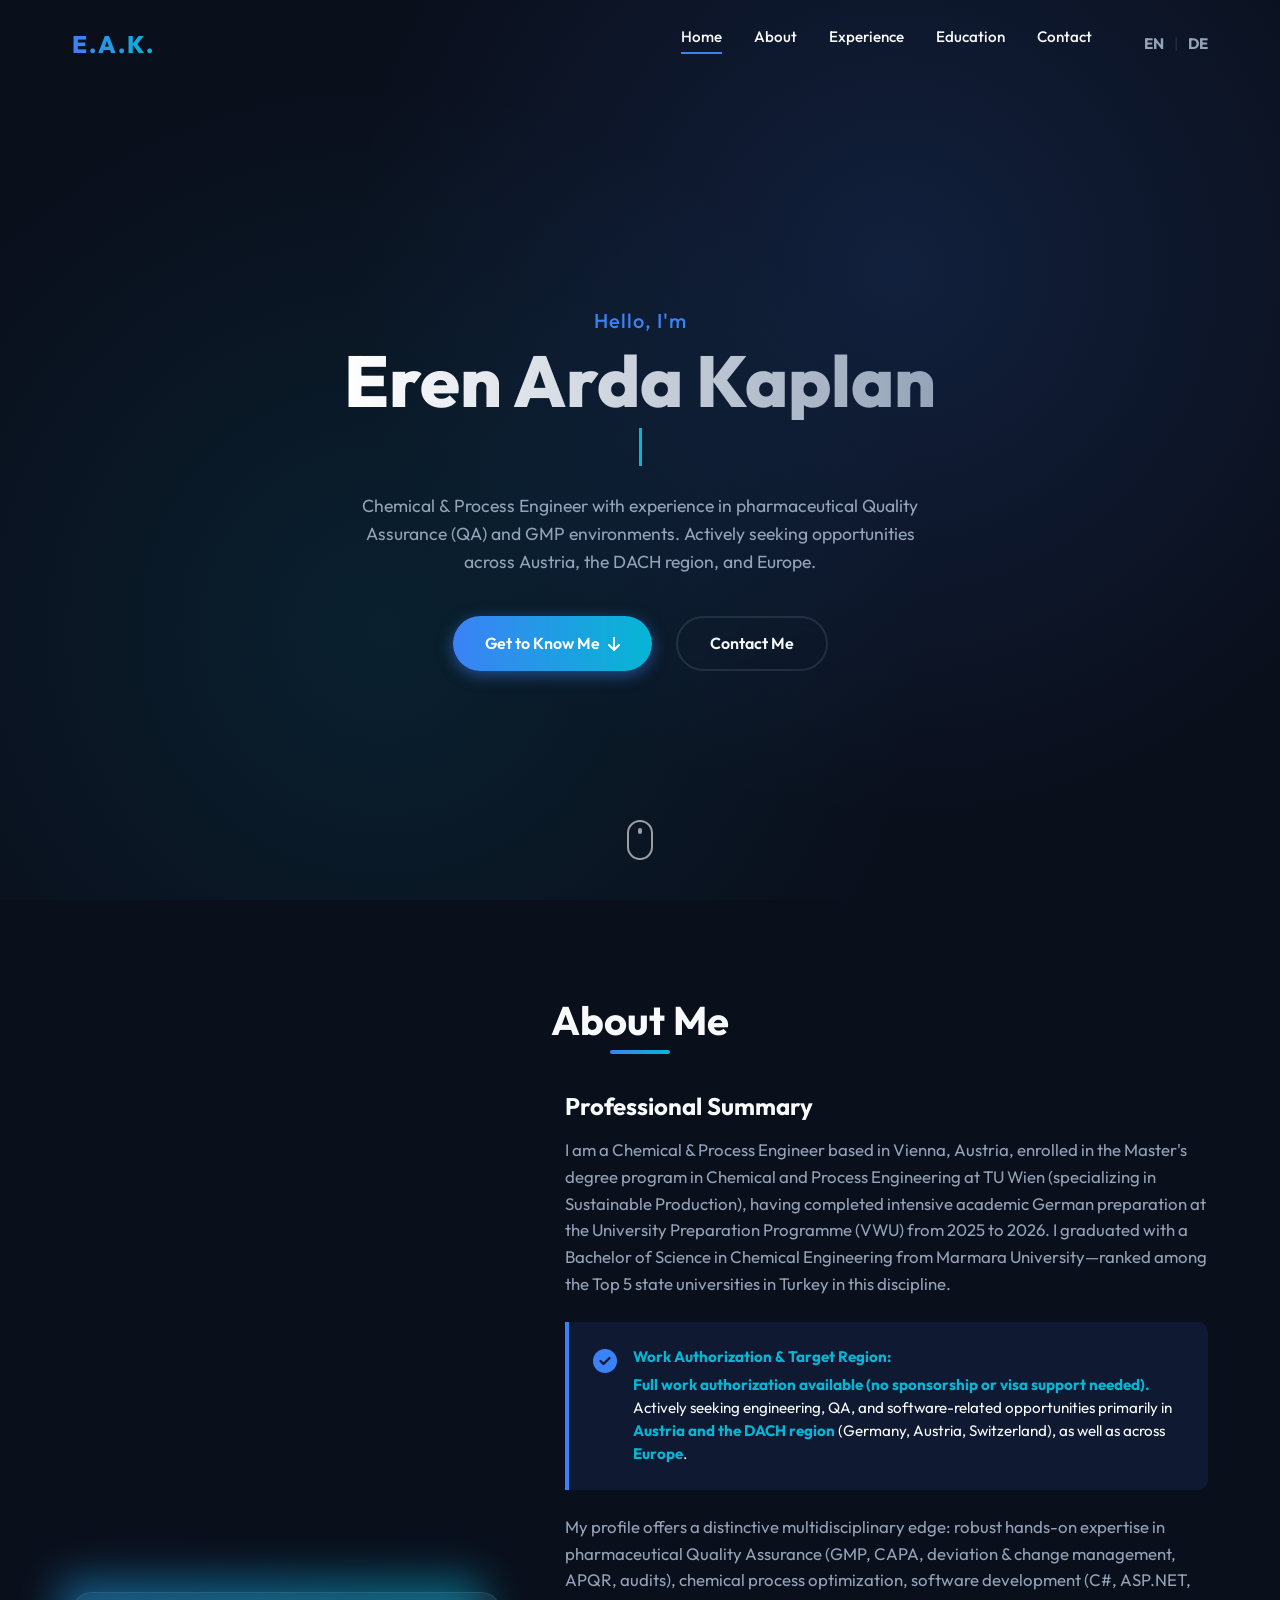
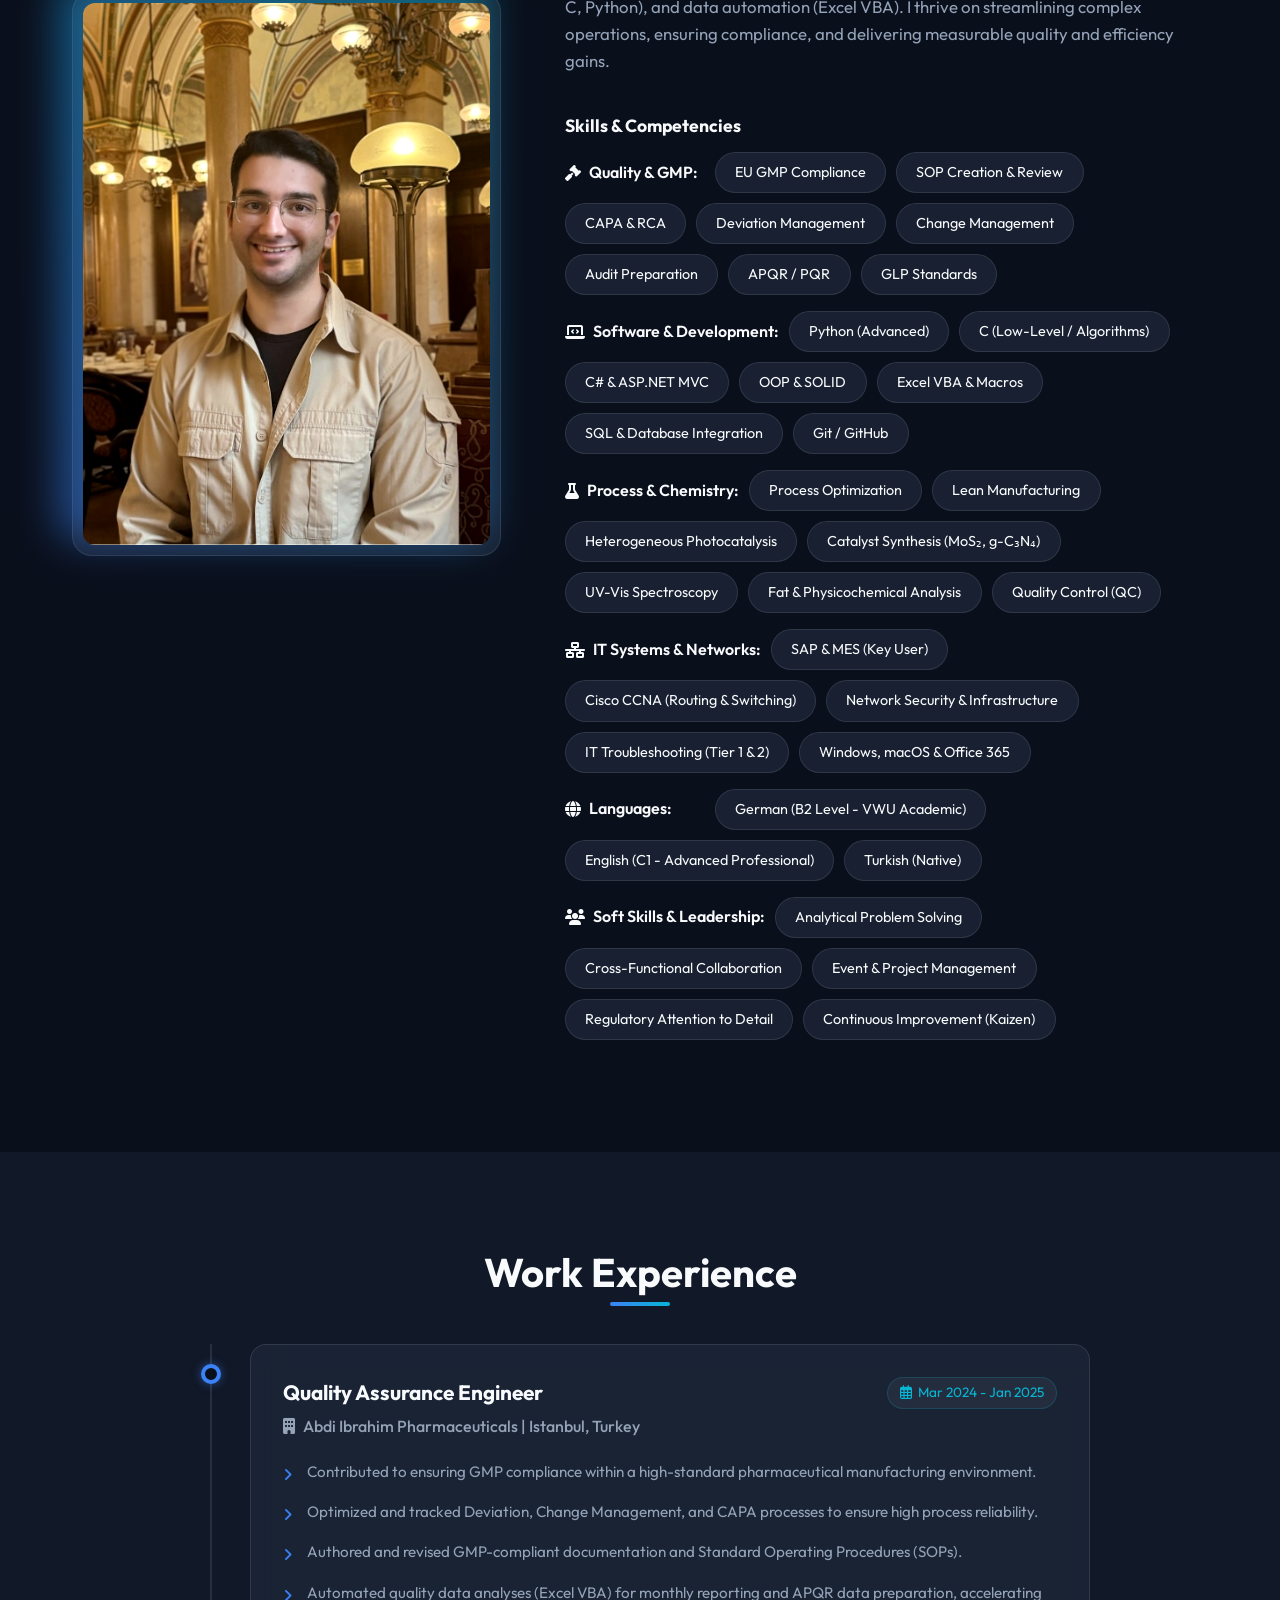
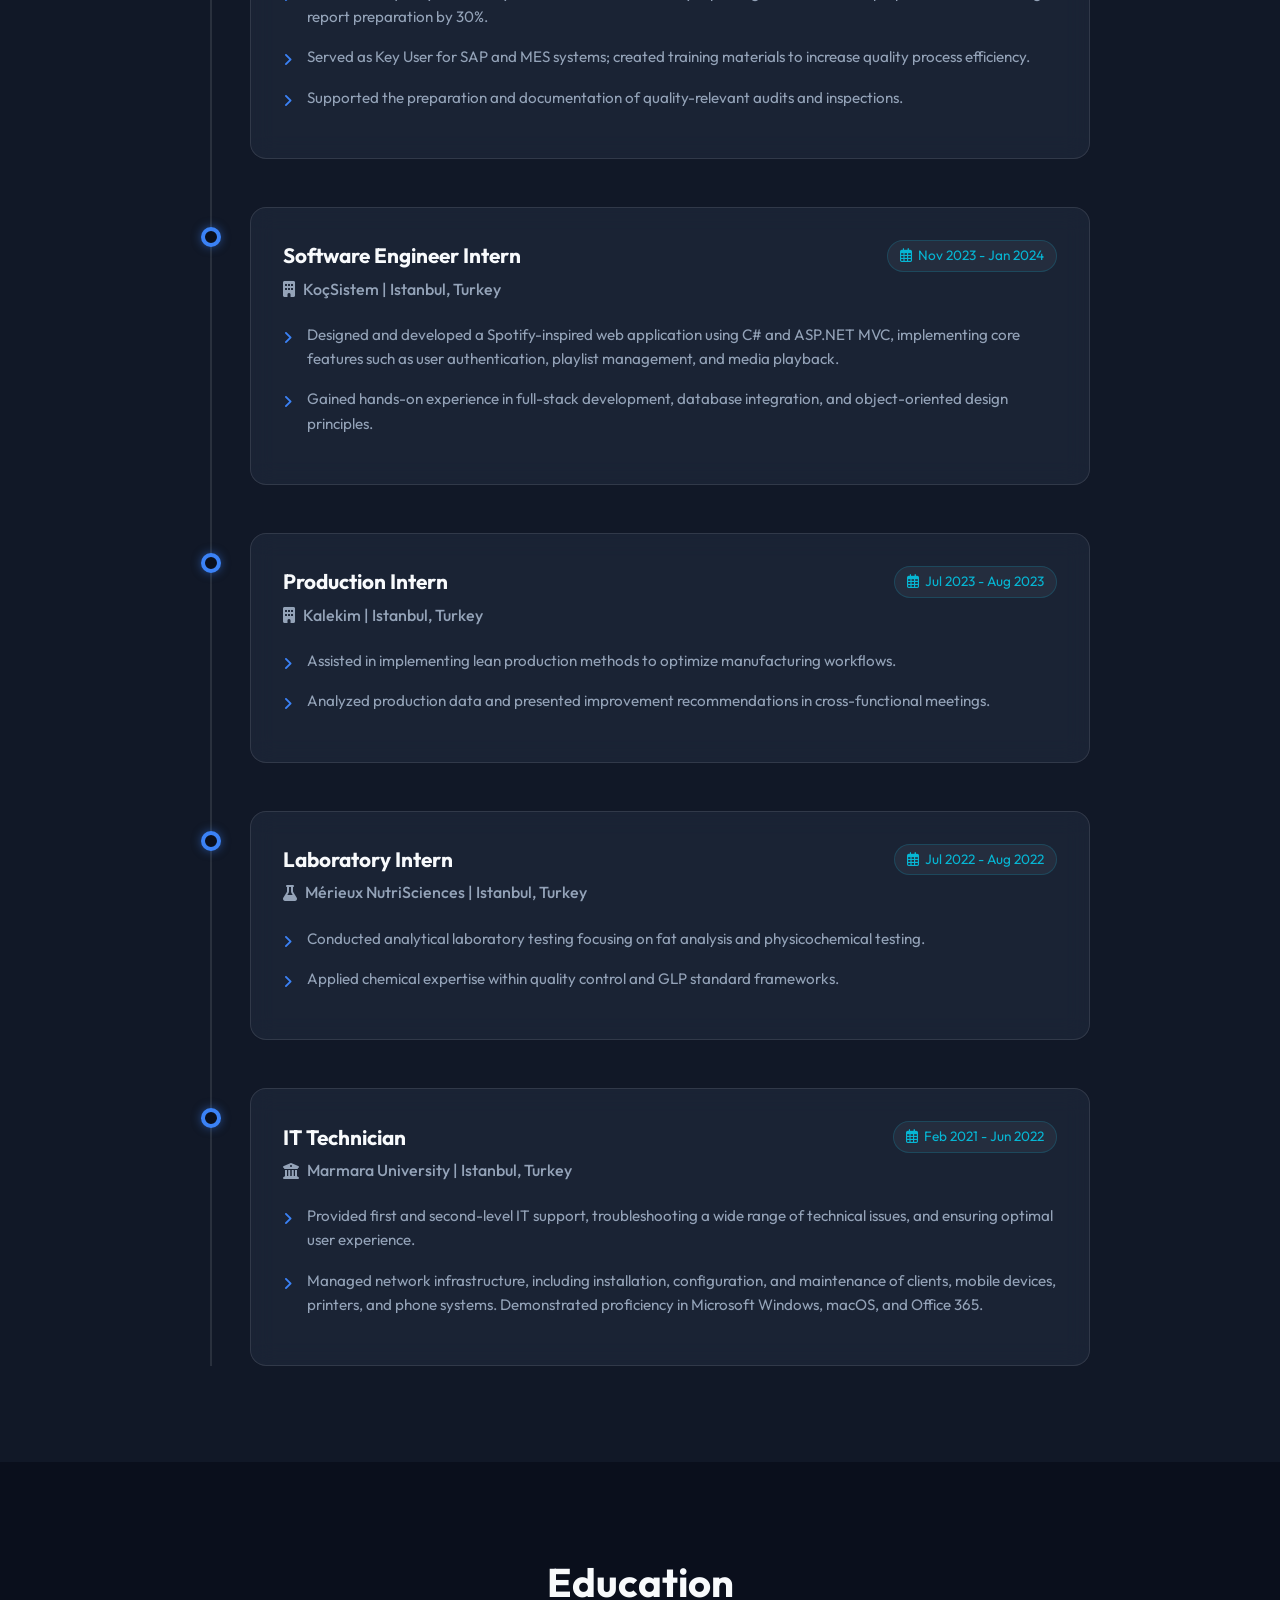
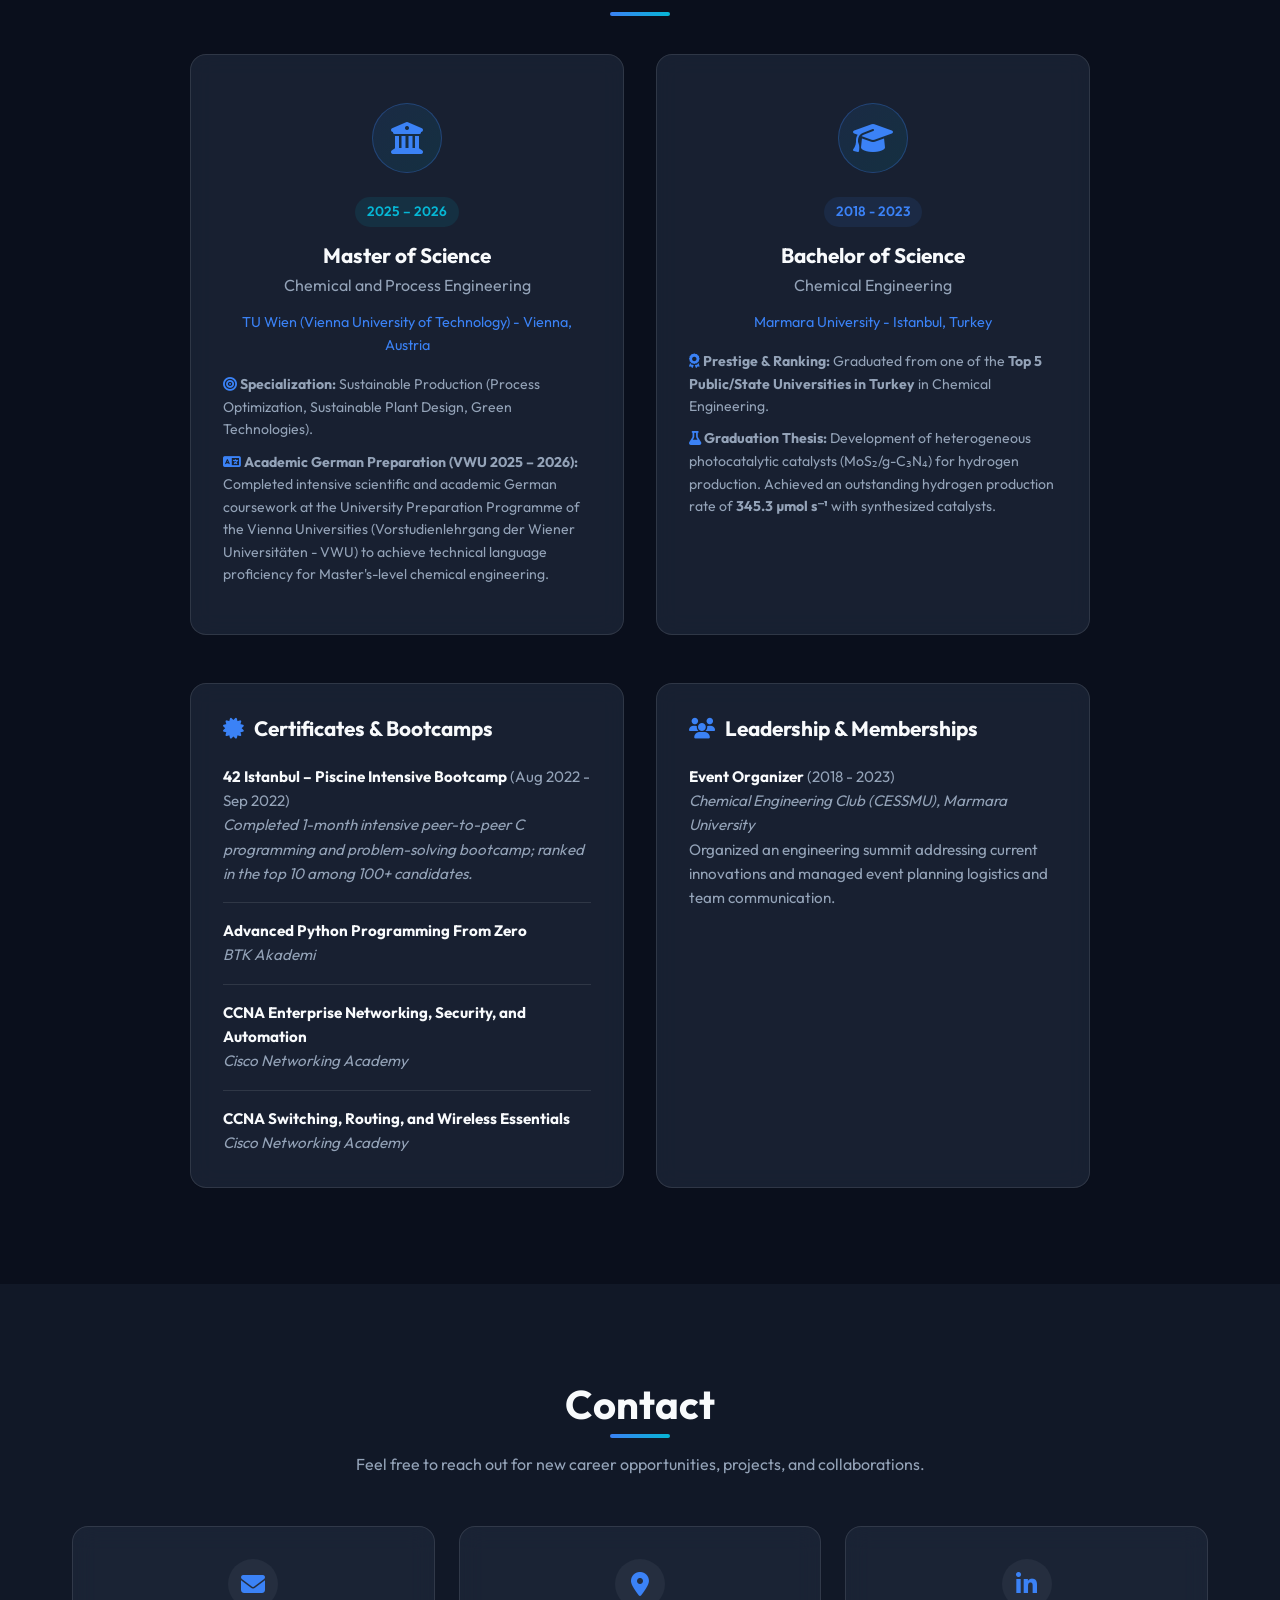
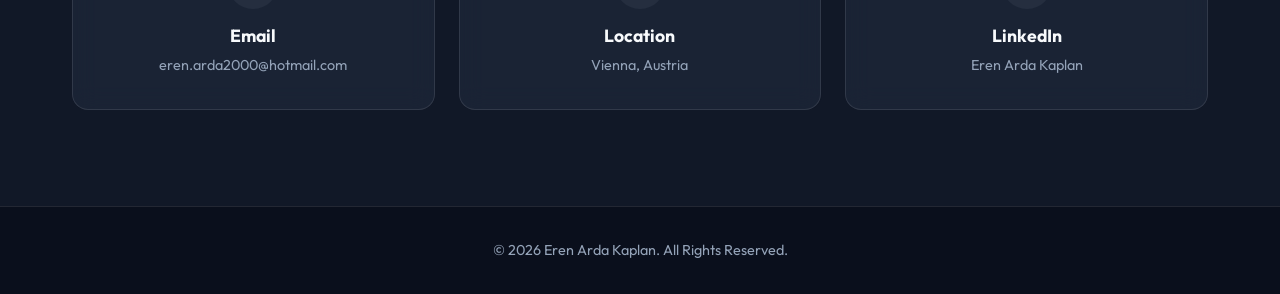
<file: index.html>
<!DOCTYPE html>
<html lang="en">

<head>
    <meta charset="UTF-8">
    <meta name="viewport" content="width=device-width, initial-scale=1.0">
    <title>Eren Arda Kaplan | Portfolio</title>
    <!-- Google Fonts -->
    <link rel="preconnect" href="https://fonts.googleapis.com">
    <link rel="preconnect" href="https://fonts.gstatic.com" crossorigin>
    <link href="https://fonts.googleapis.com/css2?family=Outfit:wght@300;400;500;600;700;800&display=swap"
        rel="stylesheet">
    <!-- FontAwesome -->
    <link rel="stylesheet" href="https://cdnjs.cloudflare.com/ajax/libs/font-awesome/6.4.0/css/all.min.css">
    <!-- Custom CSS -->
    <link rel="stylesheet" href="style.css">
</head>

<body>
    <!-- Navbar -->
    <nav class="navbar">
        <div class="nav-container">
            <a href="#home" class="logo">E.A.K.</a>
            <ul class="nav-links">
                <li><a href="#home">Home</a></li>
                <li><a href="#about">About</a></li>
                <li><a href="#experience">Experience</a></li>
                <li><a href="#education">Education</a></li>
                <li><a href="#contact">Contact</a></li>
                <!-- Language Switcher -->
                <li class="lang-switcher">
                    <a href="index.html" class="lang-btn active">EN</a>
                    <span class="lang-divider">|</span>
                    <a href="index-de.html" class="lang-btn">DE</a>
                </li>
            </ul>
            <div class="menu-btn">
                <i class="fas fa-bars"></i>
            </div>
        </div>
    </nav>

    <!-- Hero Section -->
    <section id="home" class="hero">
        <div class="hero-bg"></div>
        <div class="hero-content reveal-fade-up">
            <h3 class="greeting">Hello, I'm</h3>
            <h1 class="name">Eren Arda Kaplan</h1>
            <h2 class="dynamic-title">
                <span class="typing-text"></span><span class="cursor">&nbsp;</span>
            </h2>
            <p class="hero-desc">
                Chemical & Process Engineer with experience in pharmaceutical Quality Assurance (QA) and GMP
                environments. Actively seeking opportunities across Austria, the DACH region, and Europe.
            </p>
            <div class="hero-btns">
                <a href="#about" class="btn btn-primary">Get to Know Me <i class="fas fa-arrow-down"></i></a>
                <a href="#contact" class="btn btn-outline">Contact Me</a>
            </div>
        </div>
        <div class="scroll-indicator">
            <div class="mouse">
                <div class="wheel"></div>
            </div>
        </div>
    </section>

    <!-- About Section -->
    <section id="about" class="about section">
        <div class="container">
            <h2 class="section-title reveal-fade-up">About Me</h2>
            <div class="about-grid">
                <div class="about-img reveal-fade-right">
                    <div class="img-wrapper">
                        <img src="photo.png" alt="Eren Arda Kaplan"
                            onerror="this.src='https://ui-avatars.com/api/?name=Eren+Arda+Kaplan&background=3b82f6&color=fff&size=500'">
                        <div class="img-backdrop"></div>
                    </div>
                </div>
                <div class="about-text-container reveal-fade-left">
                    <h3 class="about-subtitle">Professional Summary</h3>
                    <p class="about-text">
                        I am a Chemical & Process Engineer based in Vienna, Austria, enrolled in the Master's degree
                        program in Chemical and Process Engineering at TU Wien (specializing in Sustainable Production),
                        having completed intensive academic German preparation at the University Preparation Programme
                        (VWU) from 2025 to 2026. I graduated with a Bachelor of Science in Chemical Engineering from
                        Marmara University—ranked among the Top 5 state universities in Turkey in this discipline.
                    </p>
                    <div class="highlight-box">
                        <i class="fas fa-check-circle info-icon"></i>
                        <div>
                            <p><strong>Work Authorization & Target Region:</strong></p>
                            <p><strong>Full work authorization available (no sponsorship or visa support
                                    needed).</strong> Actively seeking engineering, QA, and software-related
                                opportunities primarily in <strong>Austria and the DACH region</strong> (Germany,
                                Austria, Switzerland), as well as across <strong>Europe</strong>.</p>
                        </div>
                    </div>
                    <p class="about-text">
                        My profile offers a distinctive multidisciplinary edge: robust hands-on expertise in
                        pharmaceutical Quality Assurance (GMP, CAPA, deviation & change management, APQR, audits),
                        chemical process optimization, software development (C#, ASP.NET, C, Python), and data
                        automation (Excel VBA). I thrive on streamlining complex operations, ensuring compliance, and
                        delivering measurable quality and efficiency gains.
                    </p>

                    <div class="skills-wrapper">
                        <h4 class="skills-title">Skills & Competencies</h4>

                        <div class="skills-category">
                            <span class="category-label"><i class="fas fa-gavel"></i> Quality & GMP:</span>
                            <span class="skill-pill">EU GMP Compliance</span>
                            <span class="skill-pill">SOP Creation & Review</span>
                            <span class="skill-pill">CAPA & RCA</span>
                            <span class="skill-pill">Deviation Management</span>
                            <span class="skill-pill">Change Management</span>
                            <span class="skill-pill">Audit Preparation</span>
                            <span class="skill-pill">APQR / PQR</span>
                            <span class="skill-pill">GLP Standards</span>
                        </div>

                        <div class="skills-category mt-3">
                            <span class="category-label"><i class="fas fa-laptop-code"></i> Software &
                                Development:</span>
                            <span class="skill-pill">Python (Advanced)</span>
                            <span class="skill-pill">C (Low-Level / Algorithms)</span>
                            <span class="skill-pill">C# & ASP.NET MVC</span>
                            <span class="skill-pill">OOP & SOLID</span>
                            <span class="skill-pill" title="Data automation for QA reporting">Excel VBA & Macros</span>
                            <span class="skill-pill">SQL & Database Integration</span>
                            <span class="skill-pill">Git / GitHub</span>
                        </div>

                        <div class="skills-category mt-3">
                            <span class="category-label"><i class="fas fa-flask"></i> Process & Chemistry:</span>
                            <span class="skill-pill">Process Optimization</span>
                            <span class="skill-pill">Lean Manufacturing</span>
                            <span class="skill-pill">Heterogeneous Photocatalysis</span>
                            <span class="skill-pill">Catalyst Synthesis (MoS₂, g-C₃N₄)</span>
                            <span class="skill-pill">UV-Vis Spectroscopy</span>
                            <span class="skill-pill">Fat & Physicochemical Analysis</span>
                            <span class="skill-pill">Quality Control (QC)</span>
                        </div>

                        <div class="skills-category mt-3">
                            <span class="category-label"><i class="fas fa-network-wired"></i> IT Systems &
                                Networks:</span>
                            <span class="skill-pill">SAP & MES (Key User)</span>
                            <span class="skill-pill">Cisco CCNA (Routing & Switching)</span>
                            <span class="skill-pill">Network Security & Infrastructure</span>
                            <span class="skill-pill">IT Troubleshooting (Tier 1 & 2)</span>
                            <span class="skill-pill">Windows, macOS & Office 365</span>
                        </div>

                        <div class="skills-category mt-3">
                            <span class="category-label"><i class="fas fa-globe"></i> Languages:</span>
                            <span class="skill-pill">German (B2 Level - VWU Academic)</span>
                            <span class="skill-pill">English (C1 - Advanced Professional)</span>
                            <span class="skill-pill">Turkish (Native)</span>
                        </div>

                        <div class="skills-category mt-3">
                            <span class="category-label"><i class="fas fa-users"></i> Soft Skills & Leadership:</span>
                            <span class="skill-pill">Analytical Problem Solving</span>
                            <span class="skill-pill">Cross-Functional Collaboration</span>
                            <span class="skill-pill">Event & Project Management</span>
                            <span class="skill-pill">Regulatory Attention to Detail</span>
                            <span class="skill-pill">Continuous Improvement (Kaizen)</span>
                        </div>
                    </div>
                </div>
            </div>
        </div>
    </section>

    <!-- Experience Section -->
    <section id="experience" class="experience section alt-bg">
        <div class="container">
            <h2 class="section-title reveal-fade-up">Work Experience</h2>

            <div class="timeline">

                <!-- Abdi Ibrahim Experience -->
                <div class="timeline-item reveal-fade-up">
                    <div class="timeline-dot"></div>
                    <div class="timeline-content glass-card">
                        <div class="timeline-header">
                            <h3 class="role">Quality Assurance Engineer</h3>
                            <span class="date"><i class="far fa-calendar-alt"></i> Mar 2024 - Jan 2025</span>
                        </div>
                        <h4 class="company"><i class="fas fa-building"></i> Abdi Ibrahim Pharmaceuticals | Istanbul,
                            Turkey</h4>
                        <ul class="task-list">
                            <li>Contributed to ensuring GMP compliance within a high-standard pharmaceutical
                                manufacturing environment.</li>
                            <li>Optimized and tracked Deviation, Change Management, and CAPA processes to ensure high
                                process reliability.</li>
                            <li>Authored and revised GMP-compliant documentation and Standard Operating Procedures
                                (SOPs).</li>
                            <li>Automated quality data analyses (Excel VBA) for monthly reporting and APQR data
                                preparation, accelerating report preparation by 30%.</li>
                            <li>Served as Key User for SAP and MES systems; created training materials to increase
                                quality process efficiency.</li>
                            <li>Supported the preparation and documentation of quality-relevant audits and inspections.
                            </li>
                        </ul>
                    </div>
                </div>

                <!-- KoçSistem Experience -->
                <div class="timeline-item reveal-fade-up">
                    <div class="timeline-dot"></div>
                    <div class="timeline-content glass-card">
                        <div class="timeline-header">
                            <h3 class="role">Software Engineer Intern</h3>
                            <span class="date"><i class="far fa-calendar-alt"></i> Nov 2023 - Jan 2024</span>
                        </div>
                        <h4 class="company"><i class="fas fa-building"></i> KoçSistem | Istanbul, Turkey</h4>
                        <ul class="task-list">
                            <li>Designed and developed a Spotify-inspired web application using C# and ASP.NET MVC,
                                implementing core features such as user authentication, playlist management, and media
                                playback.</li>
                            <li>Gained hands-on experience in full-stack development, database integration, and
                                object-oriented design principles.</li>
                        </ul>
                    </div>
                </div>

                <!-- Kalekim Experience -->
                <div class="timeline-item reveal-fade-up">
                    <div class="timeline-dot"></div>
                    <div class="timeline-content glass-card">
                        <div class="timeline-header">
                            <h3 class="role">Production Intern</h3>
                            <span class="date"><i class="far fa-calendar-alt"></i> Jul 2023 - Aug 2023</span>
                        </div>
                        <h4 class="company"><i class="fas fa-building"></i> Kalekim | Istanbul, Turkey</h4>
                        <ul class="task-list">
                            <li>Assisted in implementing lean production methods to optimize manufacturing workflows.
                            </li>
                            <li>Analyzed production data and presented improvement recommendations in cross-functional
                                meetings.</li>
                        </ul>
                    </div>
                </div>

                <!-- Mérieux NutriSciences Experience -->
                <div class="timeline-item reveal-fade-up">
                    <div class="timeline-dot"></div>
                    <div class="timeline-content glass-card">
                        <div class="timeline-header">
                            <h3 class="role">Laboratory Intern</h3>
                            <span class="date"><i class="far fa-calendar-alt"></i> Jul 2022 - Aug 2022</span>
                        </div>
                        <h4 class="company"><i class="fas fa-flask"></i> Mérieux NutriSciences | Istanbul, Turkey</h4>
                        <ul class="task-list">
                            <li>Conducted analytical laboratory testing focusing on fat analysis and physicochemical
                                testing.</li>
                            <li>Applied chemical expertise within quality control and GLP standard frameworks.</li>
                        </ul>
                    </div>
                </div>

                <!-- Marmara University IT Technician Experience -->
                <div class="timeline-item reveal-fade-up">
                    <div class="timeline-dot"></div>
                    <div class="timeline-content glass-card">
                        <div class="timeline-header">
                            <h3 class="role">IT Technician</h3>
                            <span class="date"><i class="far fa-calendar-alt"></i> Feb 2021 - Jun 2022</span>
                        </div>
                        <h4 class="company"><i class="fas fa-university"></i> Marmara University | Istanbul, Turkey</h4>
                        <ul class="task-list">
                            <li>Provided first and second-level IT support, troubleshooting a wide range of technical
                                issues, and ensuring optimal user experience.</li>
                            <li>Managed network infrastructure, including installation, configuration, and maintenance
                                of clients, mobile devices, printers, and phone systems. Demonstrated proficiency in
                                Microsoft Windows, macOS, and Office 365.</li>
                        </ul>
                    </div>
                </div>

            </div>
        </div>
    </section>

    <!-- Education & Extras Section -->
    <section id="education" class="education section">
        <div class="container">
            <h2 class="section-title reveal-fade-up">Education</h2>

            <div class="cards-grid">
                <!-- TU Wien -->
                <div class="edu-card glass-card reveal-fade-up" style="transition-delay: 0.1s;">
                    <div class="edu-icon">
                        <i class="fas fa-university"></i>
                    </div>
                    <div class="edu-details">
                        <span class="edu-year">2025 – 2026</span>
                        <h3 class="edu-degree">Master of Science</h3>
                        <h4 class="edu-major">Chemical and Process Engineering</h4>
                        <p class="edu-school">TU Wien (Vienna University of Technology) - Vienna, Austria</p>
                        <div class="edu-meta mt-3"
                            style="font-size: 0.88rem; color: var(--text-muted); text-align: left; line-height: 1.6;">
                            <p style="margin-bottom: 0.6rem;">
                                <i class="fas fa-bullseye text-primary"></i> <strong>Specialization:</strong>
                                Sustainable Production (Process Optimization, Sustainable Plant Design, Green
                                Technologies).
                            </p>
                            <p>
                                <i class="fas fa-language text-primary"></i> <strong>Academic German Preparation (VWU
                                    2025 – 2026):</strong> Completed intensive scientific and academic German coursework
                                at the University Preparation Programme of the Vienna Universities (Vorstudienlehrgang
                                der Wiener Universitäten - VWU) to achieve technical language proficiency for
                                Master's-level chemical engineering.
                            </p>
                        </div>
                    </div>
                    <div class="card-glow"></div>
                </div>

                <!-- Bachelor: Marmara University -->
                <div class="edu-card glass-card reveal-fade-up" style="transition-delay: 0.2s;">
                    <div class="edu-icon">
                        <i class="fas fa-graduation-cap"></i>
                    </div>
                    <div class="edu-details">
                        <span class="edu-year badge-warning"
                            style="background: rgba(59,130,246,0.1); color: var(--primary);">2018 - 2023</span>
                        <h3 class="edu-degree">Bachelor of Science</h3>
                        <h4 class="edu-major">Chemical Engineering</h4>
                        <p class="edu-school">Marmara University - Istanbul, Turkey</p>
                        <div class="edu-meta mt-3"
                            style="font-size: 0.88rem; color: var(--text-muted); text-align: left; line-height: 1.6;">
                            <p style="margin-bottom: 0.6rem;">
                                <i class="fas fa-award text-primary"></i> <strong>Prestige & Ranking:</strong> Graduated
                                from one of the <strong>Top 5 Public/State Universities in Turkey</strong> in Chemical
                                Engineering.
                            </p>
                            <p>
                                <i class="fas fa-flask text-primary"></i> <strong>Graduation Thesis:</strong>
                                Development of heterogeneous photocatalytic catalysts (MoS₂/g-C₃N₄) for hydrogen
                                production. Achieved an outstanding hydrogen production rate of <strong>345.3 µmol
                                    s⁻¹</strong> with synthesized catalysts.
                            </p>
                        </div>
                    </div>
                    <div class="card-glow"></div>
                </div>
            </div>

            <!-- Certificates & Leadership -->
            <div class="extras-grid reveal-fade-up mt-5">
                <div class="extra-panel glass-card">
                    <h3><i class="fas fa-certificate text-primary"></i> Certificates & Bootcamps</h3>
                    <ul class="extra-list">
                        <li>
                            <strong>42 Istanbul – Piscine Intensive Bootcamp</strong> (Aug 2022 - Sep 2022)<br>
                            <em>Completed 1-month intensive peer-to-peer C programming and problem-solving bootcamp;
                                ranked in the top 10 among 100+ candidates.</em>
                        </li>
                        <li>
                            <strong>Advanced Python Programming From Zero</strong><br>
                            <em>BTK Akademi</em>
                        </li>
                        <li>
                            <strong>CCNA Enterprise Networking, Security, and Automation</strong><br>
                            <em>Cisco Networking Academy</em>
                        </li>
                        <li>
                            <strong>CCNA Switching, Routing, and Wireless Essentials</strong><br>
                            <em>Cisco Networking Academy</em>
                        </li>
                    </ul>
                </div>
                <div class="extra-panel glass-card">
                    <h3><i class="fas fa-users text-primary"></i> Leadership & Memberships</h3>
                    <ul class="extra-list">
                        <li>
                            <strong>Event Organizer</strong> (2018 - 2023)<br>
                            <em>Chemical Engineering Club (CESSMU), Marmara University</em><br>
                            Organized an engineering summit addressing current innovations and managed event planning
                            logistics and team communication.
                        </li>
                    </ul>
                </div>
            </div>
        </div>
    </section>

    <!-- Contact Section -->
    <section id="contact" class="contact section alt-bg">
        <div class="container">
            <h2 class="section-title reveal-fade-up">Contact</h2>
            <p class="contact-subtitle reveal-fade-up">Feel free to reach out for new career opportunities, projects,
                and collaborations.</p>

            <div class="contact-cards-wrapper reveal-fade-up" style="transition-delay: 0.2s;">
                <a href="mailto:eren.arda2000@hotmail.com" class="contact-card glass-card">
                    <div class="icon-wrapper"><i class="fas fa-envelope"></i></div>
                    <h3>Email</h3>
                    <p>eren.arda2000@hotmail.com</p>
                </a>

                <div class="contact-card glass-card">
                    <div class="icon-wrapper"><i class="fas fa-map-marker-alt"></i></div>
                    <h3>Location</h3>
                    <p>Vienna, Austria</p>
                </div>

                <a href="https://www.linkedin.com/in/erenarda-kaplan/" target="_blank" rel="noopener noreferrer"
                    class="contact-card glass-card">
                    <div class="icon-wrapper"><i class="fab fa-linkedin-in"></i></div>
                    <h3>LinkedIn</h3>
                    <p>Eren Arda Kaplan</p>
                </a>
            </div>
        </div>
    </section>

    <!-- Footer -->
    <footer>
        <div class="container">
            <p>&copy; 2026 Eren Arda Kaplan. All Rights Reserved.</p>
        </div>
    </footer>

    <!-- Custom JS -->
    <script>
        // Override typing text for English
        window.typingTexts = ["Chemical Engineer", "QA Specialist", "Process Engineer"];
    </script>
    <script src="script.js"></script>
</body>

</html>
</file>
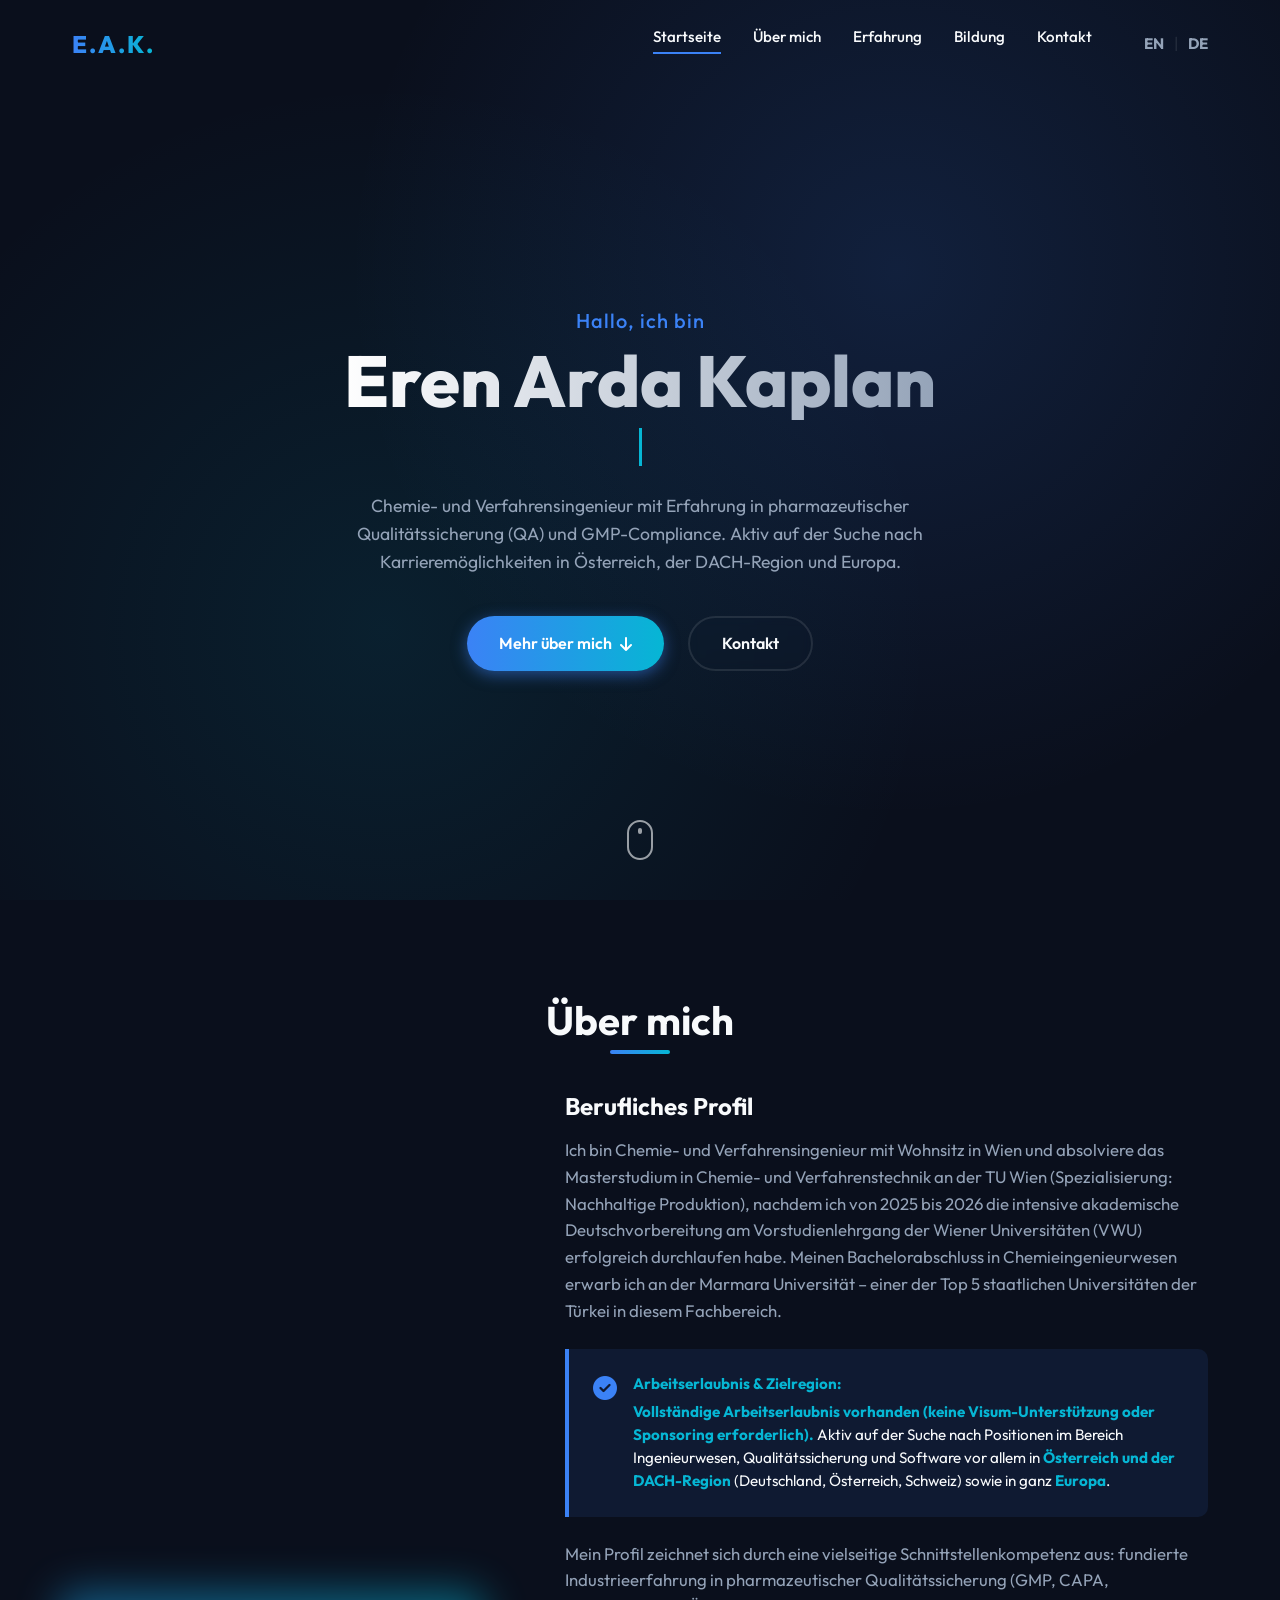
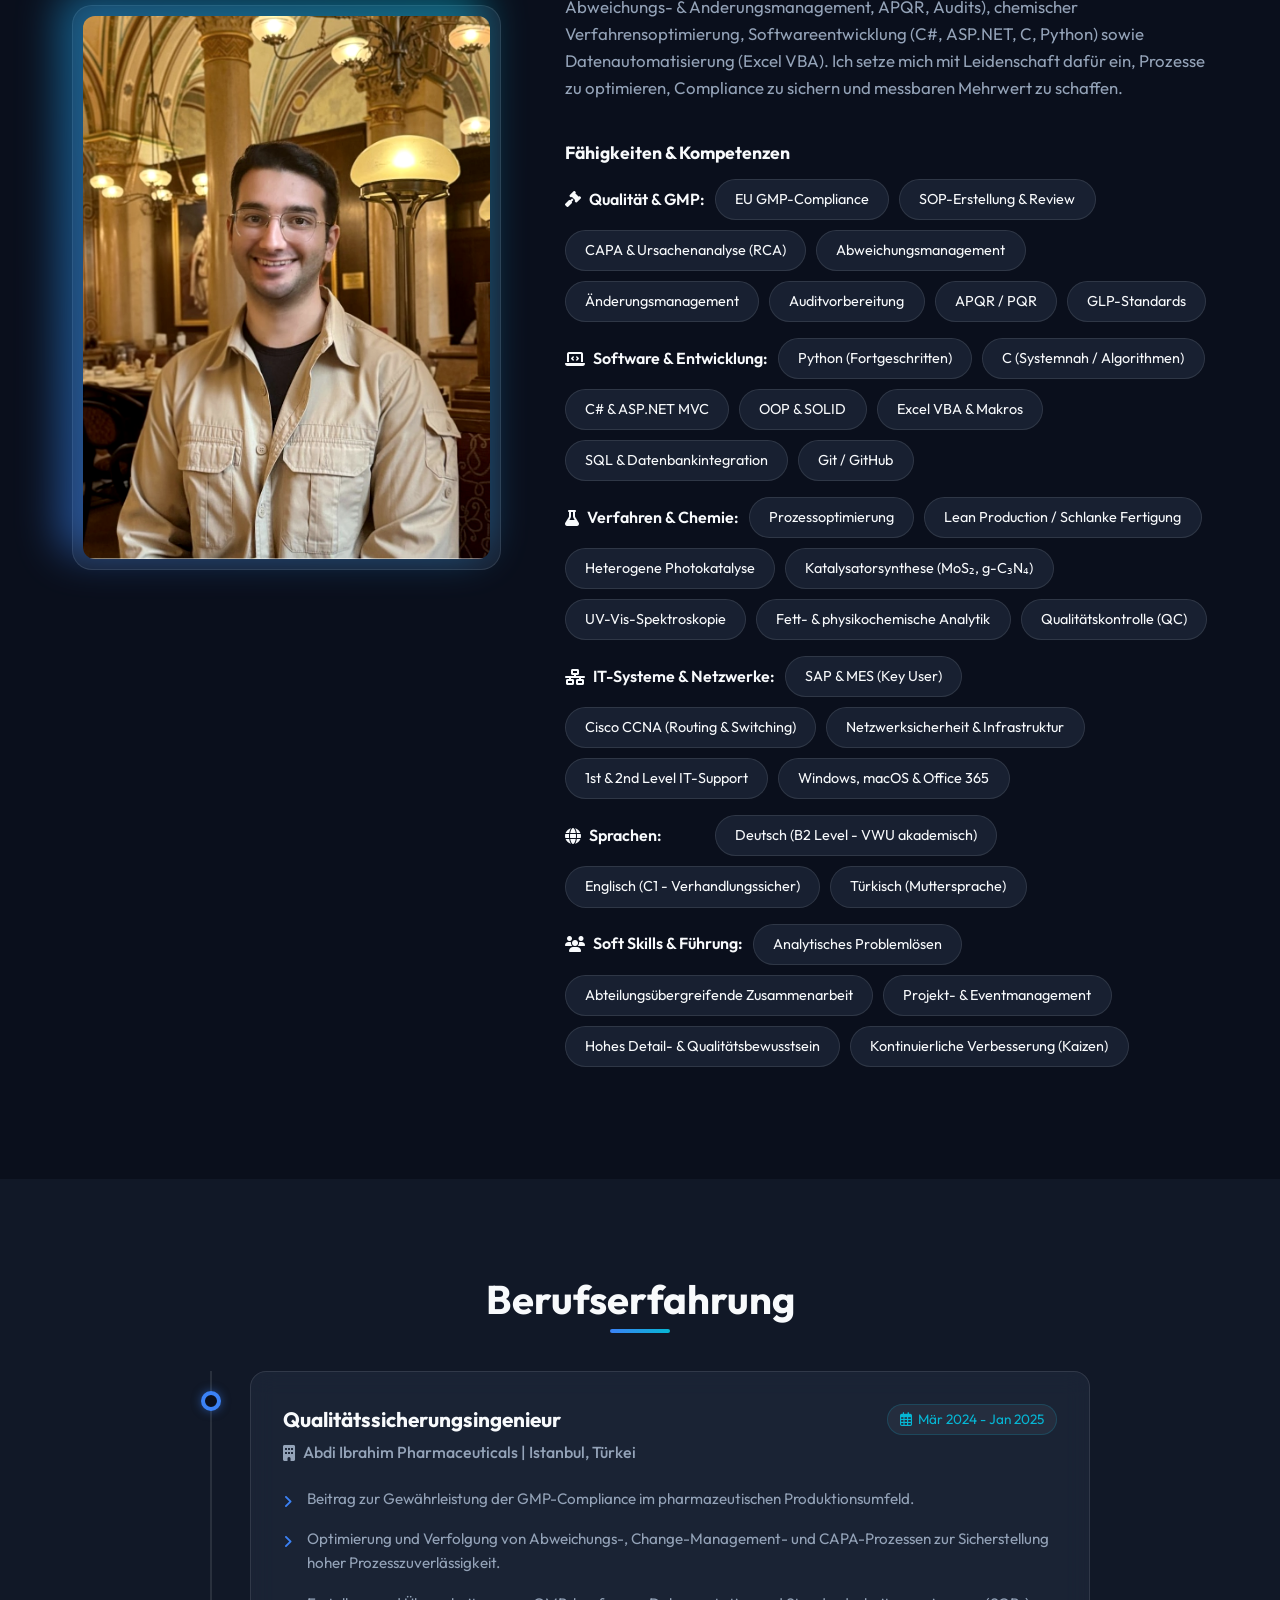
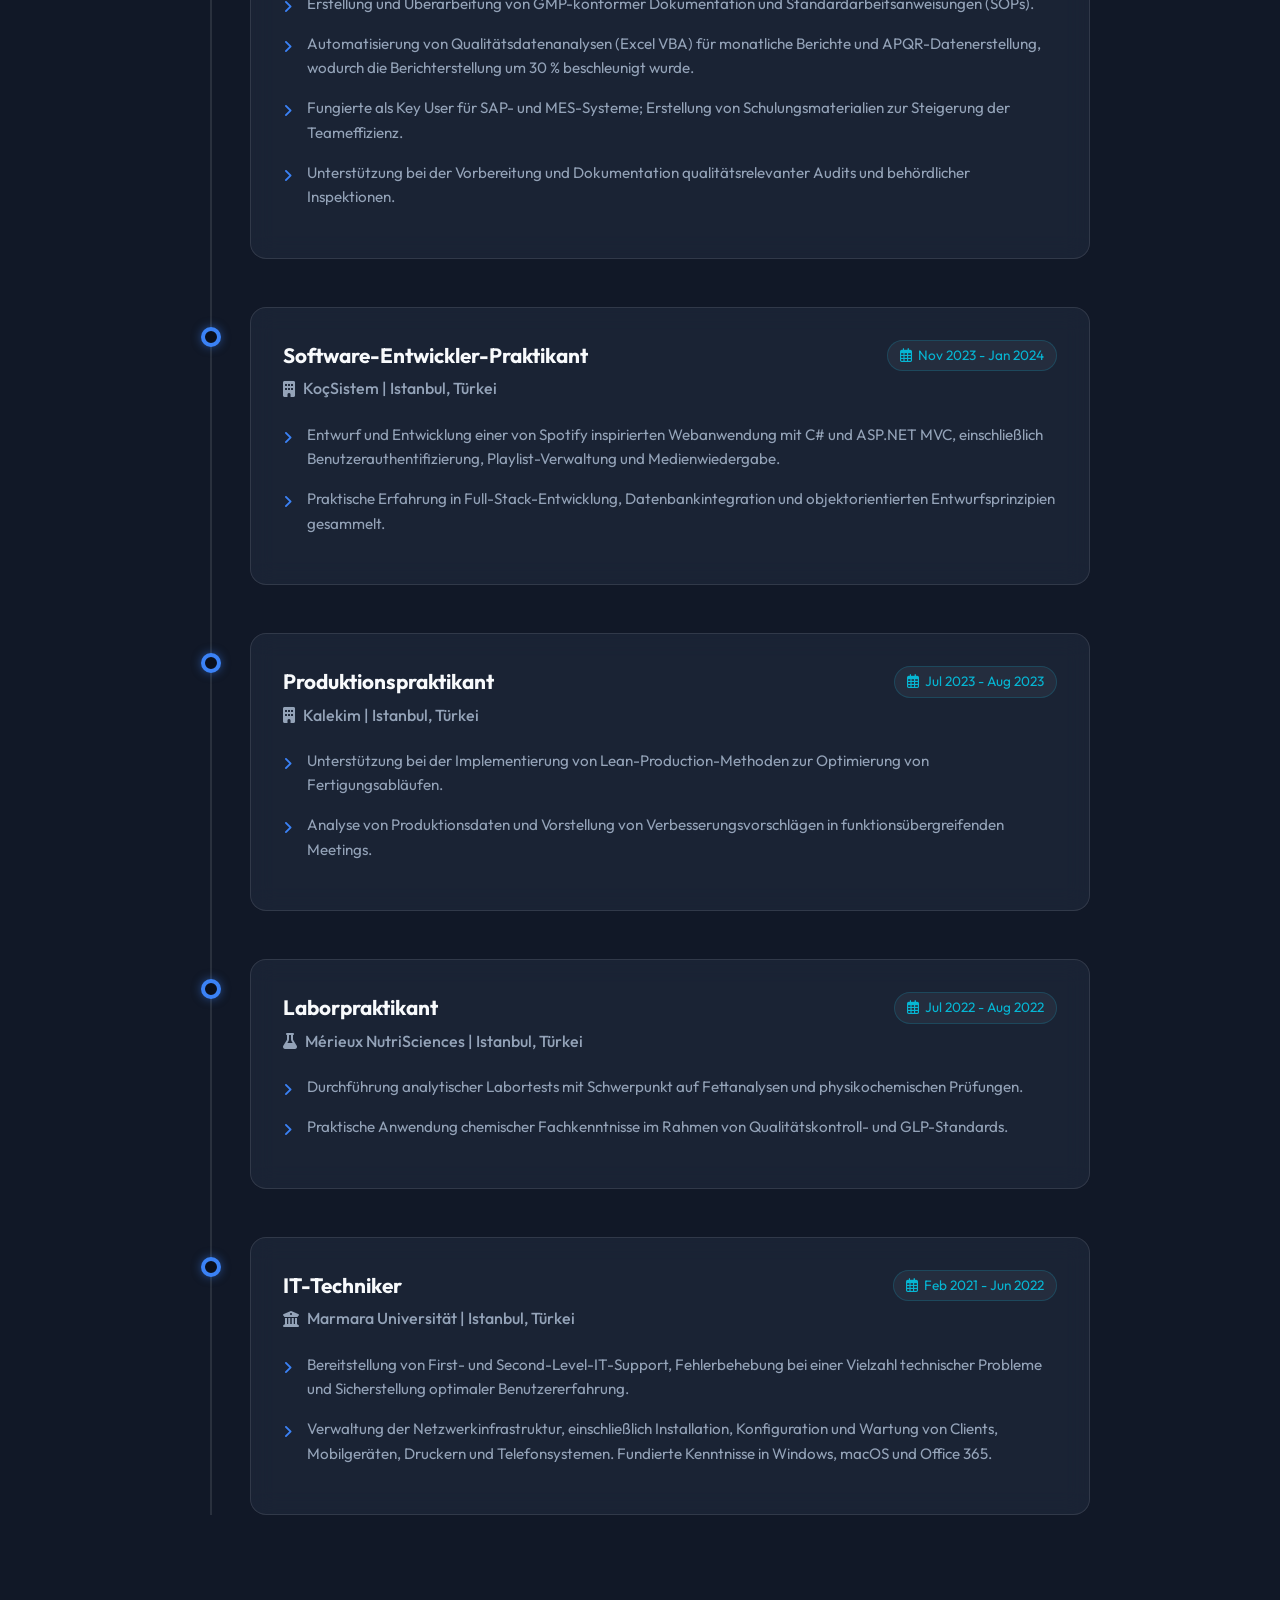
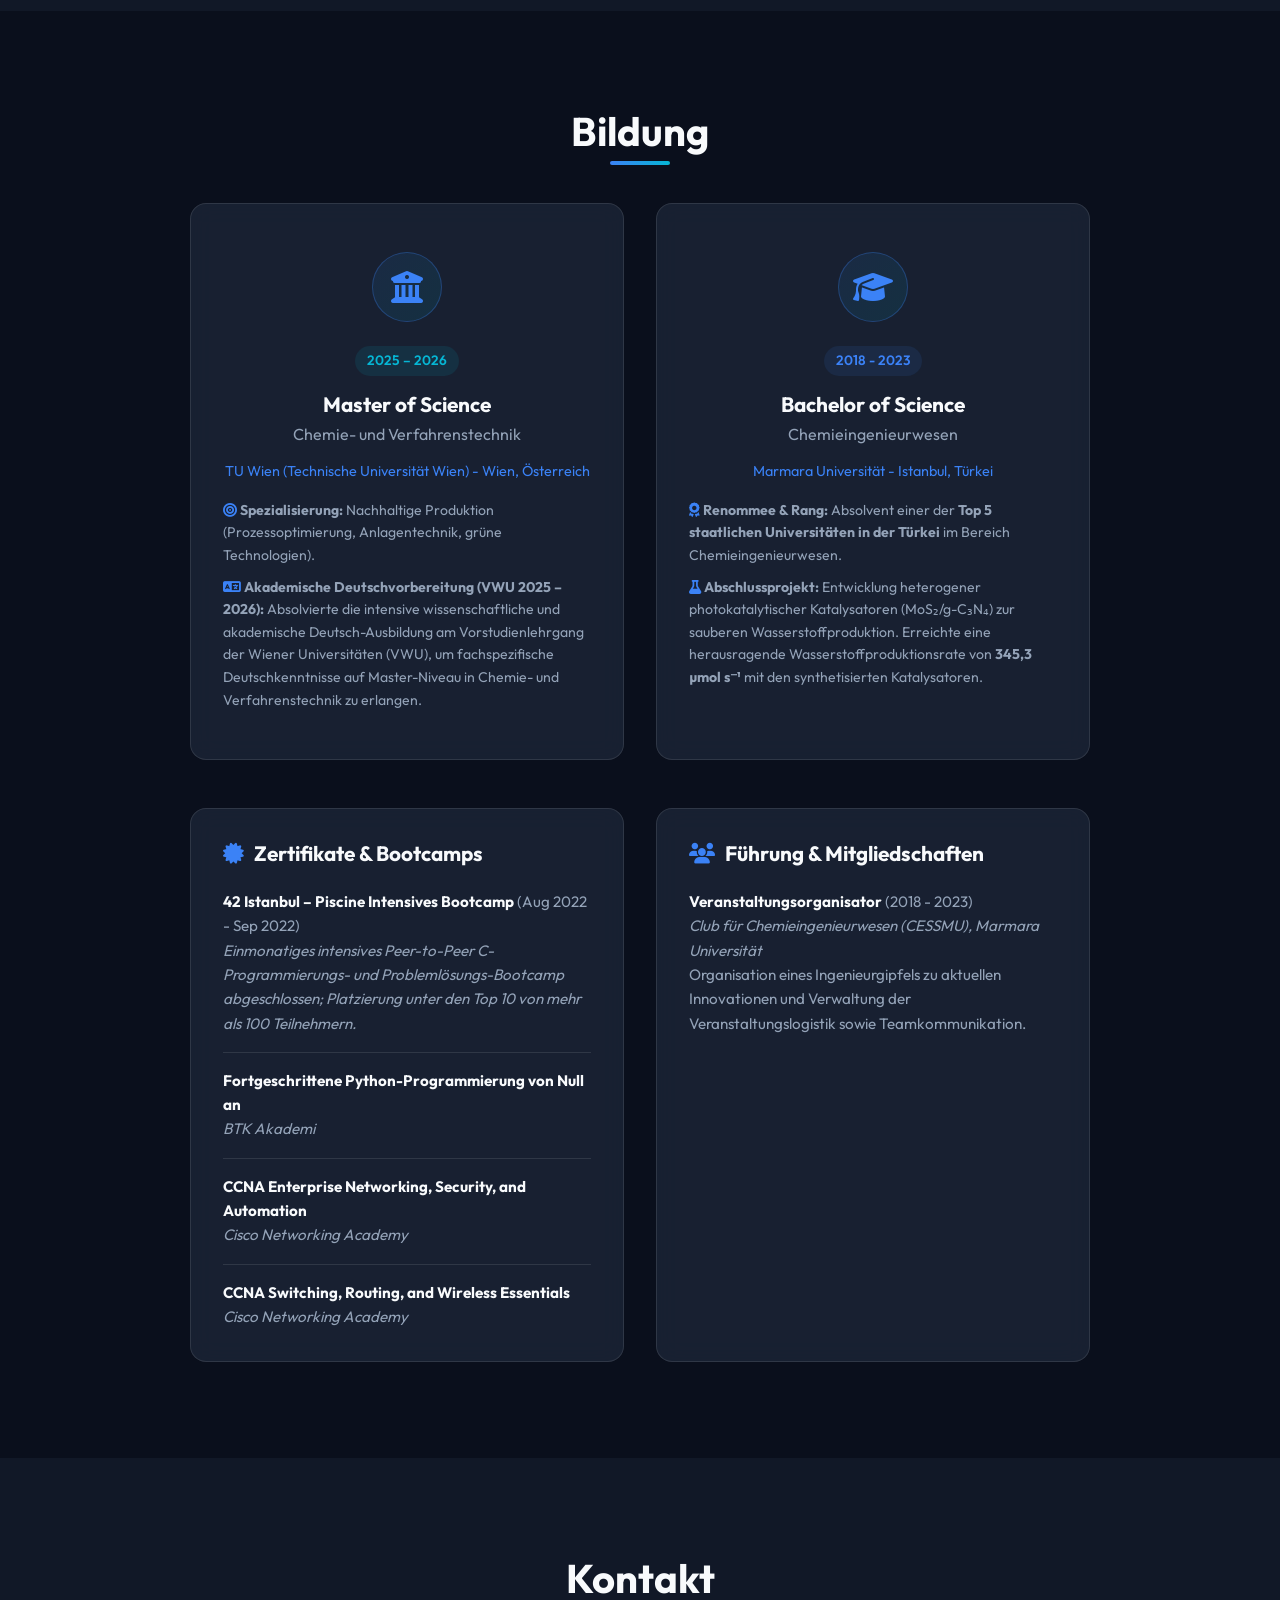
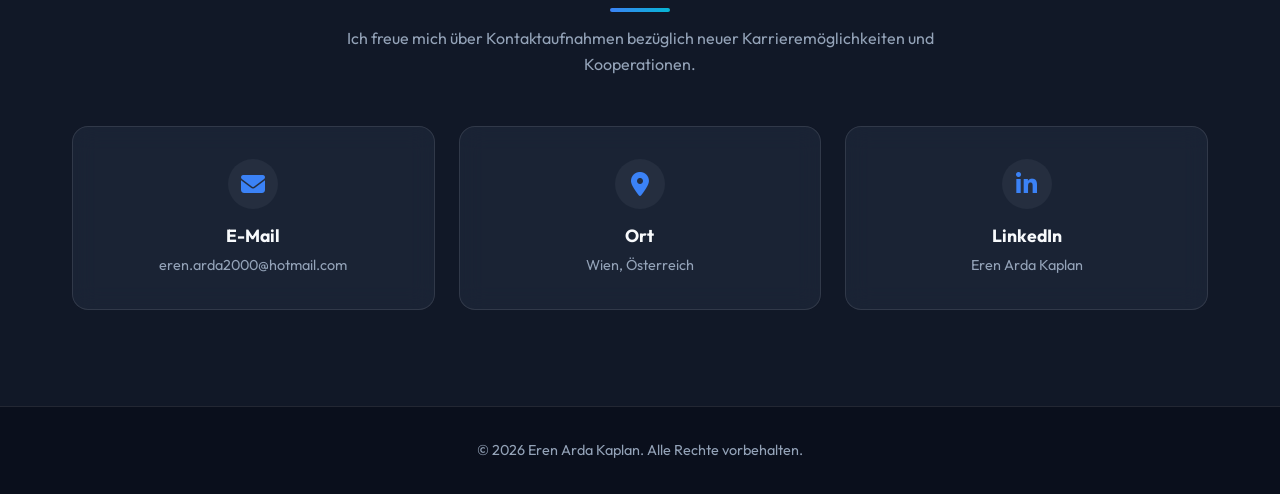
<file: index-de.html>
<!DOCTYPE html>
<html lang="de">

<head>
    <meta charset="UTF-8">
    <meta name="viewport" content="width=device-width, initial-scale=1.0">
    <title>Eren Arda Kaplan | Portfolio</title>
    <!-- Google Fonts -->
    <link rel="preconnect" href="https://fonts.googleapis.com">
    <link rel="preconnect" href="https://fonts.gstatic.com" crossorigin>
    <link href="https://fonts.googleapis.com/css2?family=Outfit:wght@300;400;500;600;700;800&display=swap"
        rel="stylesheet">
    <!-- FontAwesome -->
    <link rel="stylesheet" href="https://cdnjs.cloudflare.com/ajax/libs/font-awesome/6.4.0/css/all.min.css">
    <!-- Custom CSS -->
    <link rel="stylesheet" href="style.css">
</head>

<body>
    <!-- Navbar -->
    <nav class="navbar">
        <div class="nav-container">
            <a href="#home" class="logo">E.A.K.</a>
            <ul class="nav-links">
                <li><a href="#home">Startseite</a></li>
                <li><a href="#about">Über mich</a></li>
                <li><a href="#experience">Erfahrung</a></li>
                <li><a href="#education">Bildung</a></li>
                <li><a href="#contact">Kontakt</a></li>
                <!-- Language Switcher -->
                <li class="lang-switcher">
                    <a href="index.html" class="lang-btn">EN</a>
                    <span class="lang-divider">|</span>
                    <a href="index-de.html" class="lang-btn active">DE</a>
                </li>
            </ul>
            <div class="menu-btn">
                <i class="fas fa-bars"></i>
            </div>
        </div>
    </nav>

    <!-- Hero Section -->
    <section id="home" class="hero">
        <div class="hero-bg"></div>
        <div class="hero-content reveal-fade-up">
            <h3 class="greeting">Hallo, ich bin</h3>
            <h1 class="name">Eren Arda Kaplan</h1>
            <h2 class="dynamic-title">
                <span class="typing-text"></span><span class="cursor">&nbsp;</span>
            </h2>
            <p class="hero-desc">
                Chemie- und Verfahrensingenieur mit Erfahrung in pharmazeutischer Qualitätssicherung (QA) und
                GMP-Compliance. Aktiv auf der Suche nach Karrieremöglichkeiten in Österreich, der DACH-Region und
                Europa.
            </p>
            <div class="hero-btns">
                <a href="#about" class="btn btn-primary">Mehr über mich <i class="fas fa-arrow-down"></i></a>
                <a href="#contact" class="btn btn-outline">Kontakt</a>
            </div>
        </div>
        <div class="scroll-indicator">
            <div class="mouse">
                <div class="wheel"></div>
            </div>
        </div>
    </section>

    <!-- About Section -->
    <section id="about" class="about section">
        <div class="container">
            <h2 class="section-title reveal-fade-up">Über mich</h2>
            <div class="about-grid">
                <div class="about-img reveal-fade-right">
                    <div class="img-wrapper">
                        <img src="photo.png" alt="Eren Arda Kaplan"
                            onerror="this.src='https://ui-avatars.com/api/?name=Eren+Arda+Kaplan&background=3b82f6&color=fff&size=500'">
                        <div class="img-backdrop"></div>
                    </div>
                </div>
                <div class="about-text-container reveal-fade-left">
                    <h3 class="about-subtitle">Berufliches Profil</h3>
                    <p class="about-text">
                        Ich bin Chemie- und Verfahrensingenieur mit Wohnsitz in Wien und absolviere das Masterstudium in
                        Chemie- und Verfahrenstechnik an der TU Wien (Spezialisierung: Nachhaltige Produktion), nachdem
                        ich von 2025 bis 2026 die intensive akademische Deutschvorbereitung am Vorstudienlehrgang der
                        Wiener Universitäten (VWU) erfolgreich durchlaufen habe. Meinen Bachelorabschluss in
                        Chemieingenieurwesen erwarb ich an der Marmara Universität – einer der Top 5 staatlichen
                        Universitäten der Türkei in diesem Fachbereich.
                    </p>
                    <div class="highlight-box">
                        <i class="fas fa-check-circle info-icon"></i>
                        <div>
                            <p><strong>Arbeitserlaubnis & Zielregion:</strong></p>
                            <p><strong>Vollständige Arbeitserlaubnis vorhanden (keine Visum-Unterstützung oder
                                    Sponsoring erforderlich).</strong> Aktiv auf der Suche nach Positionen im Bereich
                                Ingenieurwesen, Qualitätssicherung und Software vor allem in <strong>Österreich und der
                                    DACH-Region</strong> (Deutschland, Österreich, Schweiz) sowie in ganz
                                <strong>Europa</strong>.</p>
                        </div>
                    </div>
                    <p class="about-text">
                        Mein Profil zeichnet sich durch eine vielseitige Schnittstellenkompetenz aus: fundierte
                        Industrieerfahrung in pharmazeutischer Qualitätssicherung (GMP, CAPA, Abweichungs- &
                        Änderungsmanagement, APQR, Audits), chemischer Verfahrensoptimierung, Softwareentwicklung (C#,
                        ASP.NET, C, Python) sowie Datenautomatisierung (Excel VBA). Ich setze mich mit Leidenschaft
                        dafür ein, Prozesse zu optimieren, Compliance zu sichern und messbaren Mehrwert zu schaffen.
                    </p>

                    <div class="skills-wrapper">
                        <h4 class="skills-title">Fähigkeiten & Kompetenzen</h4>

                        <div class="skills-category">
                            <span class="category-label"><i class="fas fa-gavel"></i> Qualität & GMP:</span>
                            <span class="skill-pill">EU GMP-Compliance</span>
                            <span class="skill-pill">SOP-Erstellung & Review</span>
                            <span class="skill-pill">CAPA & Ursachenanalyse (RCA)</span>
                            <span class="skill-pill">Abweichungsmanagement</span>
                            <span class="skill-pill">Änderungsmanagement</span>
                            <span class="skill-pill">Auditvorbereitung</span>
                            <span class="skill-pill">APQR / PQR</span>
                            <span class="skill-pill">GLP-Standards</span>
                        </div>

                        <div class="skills-category mt-3">
                            <span class="category-label"><i class="fas fa-laptop-code"></i> Software &
                                Entwicklung:</span>
                            <span class="skill-pill">Python (Fortgeschritten)</span>
                            <span class="skill-pill">C (Systemnah / Algorithmen)</span>
                            <span class="skill-pill">C# & ASP.NET MVC</span>
                            <span class="skill-pill">OOP & SOLID</span>
                            <span class="skill-pill" title="Datenautomatisierung für Qualitätsberichte">Excel VBA &
                                Makros</span>
                            <span class="skill-pill">SQL & Datenbankintegration</span>
                            <span class="skill-pill">Git / GitHub</span>
                        </div>

                        <div class="skills-category mt-3">
                            <span class="category-label"><i class="fas fa-flask"></i> Verfahren & Chemie:</span>
                            <span class="skill-pill">Prozessoptimierung</span>
                            <span class="skill-pill">Lean Production / Schlanke Fertigung</span>
                            <span class="skill-pill">Heterogene Photokatalyse</span>
                            <span class="skill-pill">Katalysatorsynthese (MoS₂, g-C₃N₄)</span>
                            <span class="skill-pill">UV-Vis-Spektroskopie</span>
                            <span class="skill-pill">Fett- & physikochemische Analytik</span>
                            <span class="skill-pill">Qualitätskontrolle (QC)</span>
                        </div>

                        <div class="skills-category mt-3">
                            <span class="category-label"><i class="fas fa-network-wired"></i> IT-Systeme &
                                Netzwerke:</span>
                            <span class="skill-pill">SAP & MES (Key User)</span>
                            <span class="skill-pill">Cisco CCNA (Routing & Switching)</span>
                            <span class="skill-pill">Netzwerksicherheit & Infrastruktur</span>
                            <span class="skill-pill">1st & 2nd Level IT-Support</span>
                            <span class="skill-pill">Windows, macOS & Office 365</span>
                        </div>

                        <div class="skills-category mt-3">
                            <span class="category-label"><i class="fas fa-globe"></i> Sprachen:</span>
                            <span class="skill-pill">Deutsch (B2 Level - VWU akademisch)</span>
                            <span class="skill-pill">Englisch (C1 - Verhandlungssicher)</span>
                            <span class="skill-pill">Türkisch (Muttersprache)</span>
                        </div>

                        <div class="skills-category mt-3">
                            <span class="category-label"><i class="fas fa-users"></i> Soft Skills & Führung:</span>
                            <span class="skill-pill">Analytisches Problemlösen</span>
                            <span class="skill-pill">Abteilungsübergreifende Zusammenarbeit</span>
                            <span class="skill-pill">Projekt- & Eventmanagement</span>
                            <span class="skill-pill">Hohes Detail- & Qualitätsbewusstsein</span>
                            <span class="skill-pill">Kontinuierliche Verbesserung (Kaizen)</span>
                        </div>
                    </div>
                </div>
            </div>
        </div>
    </section>

    <!-- Experience Section -->
    <section id="experience" class="experience section alt-bg">
        <div class="container">
            <h2 class="section-title reveal-fade-up">Berufserfahrung</h2>

            <div class="timeline">

                <!-- Abdi Ibrahim Experience -->
                <div class="timeline-item reveal-fade-up">
                    <div class="timeline-dot"></div>
                    <div class="timeline-content glass-card">
                        <div class="timeline-header">
                            <h3 class="role">Qualitätssicherungsingenieur</h3>
                            <span class="date"><i class="far fa-calendar-alt"></i> Mär 2024 - Jan 2025</span>
                        </div>
                        <h4 class="company"><i class="fas fa-building"></i> Abdi Ibrahim Pharmaceuticals | Istanbul,
                            Türkei</h4>
                        <ul class="task-list">
                            <li>Beitrag zur Gewährleistung der GMP-Compliance im pharmazeutischen Produktionsumfeld.
                            </li>
                            <li>Optimierung und Verfolgung von Abweichungs-, Change-Management- und CAPA-Prozessen zur
                                Sicherstellung hoher Prozesszuverlässigkeit.</li>
                            <li>Erstellung und Überarbeitung von GMP-konformer Dokumentation und
                                Standardarbeitsanweisungen (SOPs).</li>
                            <li>Automatisierung von Qualitätsdatenanalysen (Excel VBA) für monatliche Berichte und
                                APQR-Datenerstellung, wodurch die Berichterstellung um 30 % beschleunigt wurde.</li>
                            <li>Fungierte als Key User für SAP- und MES-Systeme; Erstellung von Schulungsmaterialien zur
                                Steigerung der Teameffizienz.</li>
                            <li>Unterstützung bei der Vorbereitung und Dokumentation qualitätsrelevanter Audits und
                                behördlicher Inspektionen.</li>
                        </ul>
                    </div>
                </div>

                <!-- KoçSistem Experience -->
                <div class="timeline-item reveal-fade-up">
                    <div class="timeline-dot"></div>
                    <div class="timeline-content glass-card">
                        <div class="timeline-header">
                            <h3 class="role">Software-Entwickler-Praktikant</h3>
                            <span class="date"><i class="far fa-calendar-alt"></i> Nov 2023 - Jan 2024</span>
                        </div>
                        <h4 class="company"><i class="fas fa-building"></i> KoçSistem | Istanbul, Türkei</h4>
                        <ul class="task-list">
                            <li>Entwurf und Entwicklung einer von Spotify inspirierten Webanwendung mit C# und ASP.NET
                                MVC, einschließlich Benutzerauthentifizierung, Playlist-Verwaltung und Medienwiedergabe.
                            </li>
                            <li>Praktische Erfahrung in Full-Stack-Entwicklung, Datenbankintegration und
                                objektorientierten Entwurfsprinzipien gesammelt.</li>
                        </ul>
                    </div>
                </div>

                <!-- Kalekim Experience -->
                <div class="timeline-item reveal-fade-up">
                    <div class="timeline-dot"></div>
                    <div class="timeline-content glass-card">
                        <div class="timeline-header">
                            <h3 class="role">Produktionspraktikant</h3>
                            <span class="date"><i class="far fa-calendar-alt"></i> Jul 2023 - Aug 2023</span>
                        </div>
                        <h4 class="company"><i class="fas fa-building"></i> Kalekim | Istanbul, Türkei</h4>
                        <ul class="task-list">
                            <li>Unterstützung bei der Implementierung von Lean-Production-Methoden zur Optimierung von
                                Fertigungsabläufen.</li>
                            <li>Analyse von Produktionsdaten und Vorstellung von Verbesserungsvorschlägen in
                                funktionsübergreifenden Meetings.</li>
                        </ul>
                    </div>
                </div>

                <!-- Mérieux NutriSciences Experience -->
                <div class="timeline-item reveal-fade-up">
                    <div class="timeline-dot"></div>
                    <div class="timeline-content glass-card">
                        <div class="timeline-header">
                            <h3 class="role">Laborpraktikant</h3>
                            <span class="date"><i class="far fa-calendar-alt"></i> Jul 2022 - Aug 2022</span>
                        </div>
                        <h4 class="company"><i class="fas fa-flask"></i> Mérieux NutriSciences | Istanbul, Türkei</h4>
                        <ul class="task-list">
                            <li>Durchführung analytischer Labortests mit Schwerpunkt auf Fettanalysen und
                                physikochemischen Prüfungen.</li>
                            <li>Praktische Anwendung chemischer Fachkenntnisse im Rahmen von Qualitätskontroll- und
                                GLP-Standards.</li>
                        </ul>
                    </div>
                </div>

                <!-- Marmara University IT Technician Experience -->
                <div class="timeline-item reveal-fade-up">
                    <div class="timeline-dot"></div>
                    <div class="timeline-content glass-card">
                        <div class="timeline-header">
                            <h3 class="role">IT-Techniker</h3>
                            <span class="date"><i class="far fa-calendar-alt"></i> Feb 2021 - Jun 2022</span>
                        </div>
                        <h4 class="company"><i class="fas fa-university"></i> Marmara Universität | Istanbul, Türkei
                        </h4>
                        <ul class="task-list">
                            <li>Bereitstellung von First- und Second-Level-IT-Support, Fehlerbehebung bei einer Vielzahl
                                technischer Probleme und Sicherstellung optimaler Benutzererfahrung.</li>
                            <li>Verwaltung der Netzwerkinfrastruktur, einschließlich Installation, Konfiguration und
                                Wartung von Clients, Mobilgeräten, Druckern und Telefonsystemen. Fundierte Kenntnisse in
                                Windows, macOS und Office 365.</li>
                        </ul>
                    </div>
                </div>

            </div>
        </div>
    </section>

    <!-- Education & Extras Section -->
    <section id="education" class="education section">
        <div class="container">
            <h2 class="section-title reveal-fade-up">Bildung</h2>

            <div class="cards-grid">
                <!-- TU Wien -->
                <div class="edu-card glass-card reveal-fade-up" style="transition-delay: 0.1s;">
                    <div class="edu-icon">
                        <i class="fas fa-university"></i>
                    </div>
                    <div class="edu-details">
                        <span class="edu-year">2025 – 2026</span>
                        <h3 class="edu-degree">Master of Science</h3>
                        <h4 class="edu-major">Chemie- und Verfahrenstechnik</h4>
                        <p class="edu-school">TU Wien (Technische Universität Wien) - Wien, Österreich</p>
                        <div class="edu-meta mt-3"
                            style="font-size: 0.88rem; color: var(--text-muted); text-align: left; line-height: 1.6;">
                            <p style="margin-bottom: 0.6rem;">
                                <i class="fas fa-bullseye text-primary"></i> <strong>Spezialisierung:</strong>
                                Nachhaltige Produktion (Prozessoptimierung, Anlagentechnik, grüne Technologien).
                            </p>
                            <p>
                                <i class="fas fa-language text-primary"></i> <strong>Akademische Deutschvorbereitung
                                    (VWU 2025 – 2026):</strong> Absolvierte die intensive wissenschaftliche und
                                akademische Deutsch-Ausbildung am Vorstudienlehrgang der Wiener Universitäten (VWU), um
                                fachspezifische Deutschkenntnisse auf Master-Niveau in Chemie- und Verfahrenstechnik zu
                                erlangen.
                            </p>
                        </div>
                    </div>
                    <div class="card-glow"></div>
                </div>

                <!-- Bachelor: Marmara University -->
                <div class="edu-card glass-card reveal-fade-up" style="transition-delay: 0.2s;">
                    <div class="edu-icon">
                        <i class="fas fa-graduation-cap"></i>
                    </div>
                    <div class="edu-details">
                        <span class="edu-year badge-warning"
                            style="background: rgba(59,130,246,0.1); color: var(--primary);">2018 - 2023</span>
                        <h3 class="edu-degree">Bachelor of Science</h3>
                        <h4 class="edu-major">Chemieingenieurwesen</h4>
                        <p class="edu-school">Marmara Universität - Istanbul, Türkei</p>
                        <div class="edu-meta mt-3"
                            style="font-size: 0.88rem; color: var(--text-muted); text-align: left; line-height: 1.6;">
                            <p style="margin-bottom: 0.6rem;">
                                <i class="fas fa-award text-primary"></i> <strong>Renommee & Rang:</strong> Absolvent
                                einer der <strong>Top 5 staatlichen Universitäten in der Türkei</strong> im Bereich
                                Chemieingenieurwesen.
                            </p>
                            <p>
                                <i class="fas fa-flask text-primary"></i> <strong>Abschlussprojekt:</strong> Entwicklung
                                heterogener photokatalytischer Katalysatoren (MoS₂/g-C₃N₄) zur sauberen
                                Wasserstoffproduktion. Erreichte eine herausragende Wasserstoffproduktionsrate von
                                <strong>345,3 µmol s⁻¹</strong> mit den synthetisierten Katalysatoren.
                            </p>
                        </div>
                    </div>
                    <div class="card-glow"></div>
                </div>
            </div>

            <!-- Certificates & Leadership -->
            <div class="extras-grid reveal-fade-up mt-5">
                <div class="extra-panel glass-card">
                    <h3><i class="fas fa-certificate text-primary"></i> Zertifikate & Bootcamps</h3>
                    <ul class="extra-list">
                        <li>
                            <strong>42 Istanbul – Piscine Intensives Bootcamp</strong> (Aug 2022 - Sep 2022)<br>
                            <em>Einmonatiges intensives Peer-to-Peer C-Programmierungs- und Problemlösungs-Bootcamp
                                abgeschlossen; Platzierung unter den Top 10 von mehr als 100 Teilnehmern.</em>
                        </li>
                        <li>
                            <strong>Fortgeschrittene Python-Programmierung von Null an</strong><br>
                            <em>BTK Akademi</em>
                        </li>
                        <li>
                            <strong>CCNA Enterprise Networking, Security, and Automation</strong><br>
                            <em>Cisco Networking Academy</em>
                        </li>
                        <li>
                            <strong>CCNA Switching, Routing, and Wireless Essentials</strong><br>
                            <em>Cisco Networking Academy</em>
                        </li>
                    </ul>
                </div>
                <div class="extra-panel glass-card">
                    <h3><i class="fas fa-users text-primary"></i> Führung & Mitgliedschaften</h3>
                    <ul class="extra-list">
                        <li>
                            <strong>Veranstaltungsorganisator</strong> (2018 - 2023)<br>
                            <em>Club für Chemieingenieurwesen (CESSMU), Marmara Universität</em><br>
                            Organisation eines Ingenieurgipfels zu aktuellen Innovationen und Verwaltung der
                            Veranstaltungslogistik sowie Teamkommunikation.
                        </li>
                    </ul>
                </div>
            </div>
        </div>
    </section>

    <!-- Contact Section -->
    <section id="contact" class="contact section alt-bg">
        <div class="container">
            <h2 class="section-title reveal-fade-up">Kontakt</h2>
            <p class="contact-subtitle reveal-fade-up">Ich freue mich über Kontaktaufnahmen bezüglich neuer
                Karrieremöglichkeiten und Kooperationen.</p>

            <div class="contact-cards-wrapper reveal-fade-up" style="transition-delay: 0.2s;">
                <a href="mailto:eren.arda2000@hotmail.com" class="contact-card glass-card">
                    <div class="icon-wrapper"><i class="fas fa-envelope"></i></div>
                    <h3>E-Mail</h3>
                    <p>eren.arda2000@hotmail.com</p>
                </a>

                <div class="contact-card glass-card">
                    <div class="icon-wrapper"><i class="fas fa-map-marker-alt"></i></div>
                    <h3>Ort</h3>
                    <p>Wien, Österreich</p>
                </div>

                <a href="https://www.linkedin.com/in/erenarda-kaplan/" target="_blank" rel="noopener noreferrer"
                    class="contact-card glass-card">
                    <div class="icon-wrapper"><i class="fab fa-linkedin-in"></i></div>
                    <h3>LinkedIn</h3>
                    <p>Eren Arda Kaplan</p>
                </a>
            </div>
        </div>
    </section>

    <!-- Footer -->
    <footer>
        <div class="container">
            <p>&copy; 2026 Eren Arda Kaplan. Alle Rechte vorbehalten.</p>
        </div>
    </footer>

    <!-- Custom JS -->
    <script>
        // Override typing text for German
        window.typingTexts = ["Chemieingenieur", "QA Spezialist", "Verfahrensingenieur"];
    </script>
    <script src="script.js"></script>
</body>

</html>
</file>
<file: style.css>
/* --- CSS VARIABLES & THEME --- */
:root {
    --bg-main: #0a0f1c; /* Deep dark blue background */
    --bg-alt: #111827; /* Slightly lighter dark for contrast sections */
    --surface: rgba(30, 41, 59, 0.7); /* Glassmorphism surface */
    --surface-hover: rgba(51, 65, 85, 0.9);
    
    --primary: #3b82f6; /* Modern Blue */
    --primary-glow: rgba(59, 130, 246, 0.5);
    --secondary: #06b6d4; /* Cyan */
    
    --text-main: #f8fafc;
    --text-muted: #94a3b8;
    
    --border: rgba(255, 255, 255, 0.1);
    
    --font: 'Outfit', sans-serif;
    --transition: all 0.3s cubic-bezier(0.4, 0, 0.2, 1);
}

/* --- RESET & GLOBAL STRUCUTURE --- */
* {
    margin: 0;
    padding: 0;
    box-sizing: border-box;
}

html {
    scroll-behavior: smooth;
    font-size: 16px;
}

body {
    font-family: var(--font);
    background-color: var(--bg-main);
    color: var(--text-main);
    line-height: 1.6;
    overflow-x: hidden;
}

a {
    text-decoration: none;
    color: inherit;
}

ul {
    list-style: none;
}

.container {
    max-width: 1200px;
    margin: 0 auto;
    padding: 0 2rem;
}

.section {
    padding: 6rem 0;
    position: relative;
}

.alt-bg {
    background-color: var(--bg-alt);
}

/* --- TYPOGRAPHY --- */
h1, h2, h3, h4 {
    line-height: 1.2;
    color: var(--text-main);
}

.section-title {
    font-size: 2.5rem;
    font-weight: 700;
    margin-bottom: 3rem;
    text-align: center;
    position: relative;
    display: block; /* Changed from inline-block to block */
    width: 100%;    /* Ensures it takes full container width to center text properly */
}

.section-title::after {
    content: '';
    position: absolute;
    bottom: -10px;
    left: 50%;
    transform: translateX(-50%);
    width: 60px;
    height: 4px;
    background: linear-gradient(90deg, var(--primary), var(--secondary));
    border-radius: 2px;
}

/* --- REUSABLE COMPONENTS --- */
.btn {
    display: inline-flex;
    align-items: center;
    justify-content: center;
    gap: 0.5rem;
    padding: 0.8rem 2rem;
    border-radius: 30px;
    font-weight: 600;
    font-size: 1rem;
    transition: var(--transition);
    cursor: pointer;
    position: relative;
    overflow: hidden;
    z-index: 1;
}

.btn-primary {
    background: linear-gradient(90deg, var(--primary), var(--secondary));
    color: #fff;
    border: none;
    box-shadow: 0 4px 15px var(--primary-glow);
}

.btn-primary:hover {
    transform: translateY(-3px);
    box-shadow: 0 6px 20px var(--primary-glow);
}

.btn-outline {
    background: transparent;
    color: var(--text-main);
    border: 2px solid var(--border);
    backdrop-filter: blur(5px);
}

.btn-outline:hover {
    border-color: var(--primary);
    background: rgba(59, 130, 246, 0.1);
    transform: translateY(-3px);
}

.glass-card {
    background: var(--surface);
    backdrop-filter: blur(12px);
    -webkit-backdrop-filter: blur(12px);
    border: 1px solid var(--border);
    border-radius: 16px;
    padding: 2rem;
    transition: var(--transition);
    position: relative;
    overflow: hidden;
}

.glass-card:hover {
    border-color: rgba(255, 255, 255, 0.2);
    transform: translateY(-5px);
    box-shadow: 0 10px 30px rgba(0, 0, 0, 0.3);
}

/* --- NAVBAR --- */
.navbar {
    position: fixed;
    top: 0;
    left: 0;
    width: 100%;
    padding: 1.5rem 0;
    z-index: 1000;
    transition: var(--transition);
}

.navbar.scrolled {
    padding: 1rem 0;
    background: rgba(10, 15, 28, 0.9);
    backdrop-filter: blur(10px);
    border-bottom: 1px solid var(--border);
    box-shadow: 0 4px 20px rgba(0, 0, 0, 0.4);
}

.nav-container {
    max-width: 1200px;
    margin: 0 auto;
    padding: 0 2rem;
    display: flex;
    justify-content: space-between;
    align-items: center;
}

.logo {
    font-size: 1.5rem;
    font-weight: 800;
    color: var(--text-main);
    text-transform: uppercase;
    letter-spacing: 2px;
    background: linear-gradient(90deg, var(--primary), var(--secondary));
    -webkit-background-clip: text;
    -webkit-text-fill-color: transparent;
}

.nav-links {
    display: flex;
    gap: 2rem;
}

.nav-links a {
    font-size: 0.95rem;
    font-weight: 500;
    color: var(--text-main);
    position: relative;
    padding: 0.5rem 0;
}

.nav-links a::after {
    content: '';
    position: absolute;
    bottom: 0;
    left: 0;
    width: 0;
    height: 2px;
    background: var(--primary);
    transition: width 0.3s ease;
}

.nav-links a:hover::after,
.nav-links a.active::after {
    width: 100%;
}

.menu-btn {
    display: none;
    font-size: 1.5rem;
    cursor: pointer;
    color: var(--text-main);
}

/* --- LOGO / LANG SWITCHER --- */
.lang-switcher {
    display: flex;
    align-items: center;
    gap: 10px;
    margin-left: 20px;
}
.lang-btn {
    font-weight: 700 !important;
    color: var(--text-muted) !important;
    transition: var(--transition);
}
.lang-btn:hover, .lang-btn.active {
    color: var(--primary) !important;
}
.lang-divider {
    color: var(--border);
}


/* --- HERO SECTION --- */
.hero {
    height: 100vh;
    min-height: 600px;
    display: flex;
    align-items: center;
    position: relative;
    padding-top: 5rem;
}

.hero-bg {
    position: absolute;
    top: 0;
    left: 0;
    width: 100%;
    height: 100%;
    background: radial-gradient(circle at 70% 30%, rgba(59, 130, 246, 0.15) 0%, transparent 50%),
                radial-gradient(circle at 30% 70%, rgba(6, 182, 212, 0.1) 0%, transparent 50%);
    z-index: -1;
}

.hero-content {
    max-width: 800px;
    margin: 0 auto;
    text-align: center;
    padding: 0 2rem;
}

.greeting {
    font-size: 1.25rem;
    color: var(--primary);
    font-weight: 500;
    margin-bottom: 0.5rem;
    letter-spacing: 1px;
}

.name {
    font-size: 4.5rem;
    font-weight: 800;
    margin-bottom: 0.5rem;
    line-height: 1.1;
    background: linear-gradient(to right, #fff, var(--text-muted));
    -webkit-background-clip: text;
    -webkit-text-fill-color: transparent;
}

.dynamic-title {
    font-size: 2rem;
    font-weight: 600;
    color: var(--secondary);
    margin-bottom: 1.5rem;
    height: 40px; /* Sabit yükseklik zıplamayı önler */
}

.cursor {
    display: inline-block;
    width: 3px;
    background-color: var(--secondary);
    animation: blink 1s step-end infinite;
}

@keyframes blink { 50% { opacity: 0; } }

.hero-desc {
    font-size: 1.1rem;
    color: var(--text-muted);
    max-width: 600px;
    margin: 0 auto 2.5rem;
}

.hero-btns {
    display: flex;
    gap: 1.5rem;
    justify-content: center;
}

/* Scroll indicator */
.scroll-indicator {
    position: absolute;
    bottom: 40px;
    left: 50%;
    transform: translateX(-50%);
    display: flex;
    flex-direction: column;
    align-items: center;
    gap: 10px;
    opacity: 0.6;
    animation: bounce 2s infinite;
}

.mouse {
    width: 26px;
    height: 40px;
    border: 2px solid var(--text-main);
    border-radius: 15px;
    position: relative;
}

.wheel {
    width: 4px;
    height: 6px;
    background: var(--text-main);
    border-radius: 2px;
    position: absolute;
    top: 6px;
    left: 50%;
    transform: translateX(-50%);
    animation: scroll 1.5s infinite;
}

@keyframes bounce {
    0%, 20%, 50%, 80%, 100% { transform: translateY(0) translateX(-50%); }
    40% { transform: translateY(-10px) translateX(-50%); }
    60% { transform: translateY(-5px) translateX(-50%); }
}

@keyframes scroll {
    0% { transform: translate(-50%, 0); opacity: 1; }
    100% { transform: translate(-50%, 15px); opacity: 0; }
}

/* --- ABOUT SECTION --- */
.about-grid {
    display: grid;
    grid-template-columns: 1fr 1.5fr;
    gap: 4rem;
    align-items: center;
}

.about-img {
    position: relative;
}

.img-wrapper {
    position: relative;
    border-radius: 20px;
    z-index: 1;
    border: 1px solid var(--border);
    padding: 10px;
    background: var(--surface);
}

.img-wrapper img {
    width: 100%;
    border-radius: 12px;
    display: block;
    aspect-ratio: 3/4;
    object-fit: cover;
    filter: grayscale(20%) contrast(110%);
    transition: var(--transition);
}

.img-wrapper:hover img {
    filter: grayscale(0%) contrast(100%);
}

.img-backdrop {
    position: absolute;
    top: -15px;
    left: -15px;
    width: 100%;
    height: 100%;
    border-radius: 20px;
    background: linear-gradient(45deg, var(--primary), var(--secondary));
    z-index: -1;
    opacity: 0.5;
    filter: blur(20px);
    transition: var(--transition);
}

.img-wrapper:hover .img-backdrop {
    opacity: 0.8;
    filter: blur(25px);
}

.about-subtitle {
    font-size: 1.5rem;
    color: var(--text-main);
    margin-bottom: 1rem;
}

.about-text {
    color: var(--text-muted);
    margin-bottom: 1.5rem;
    font-size: 1.05rem;
}

.highlight-box {
    background: rgba(59, 130, 246, 0.1);
    border-left: 4px solid var(--primary);
    padding: 1.5rem;
    border-radius: 0 10px 10px 0;
    margin-bottom: 1.5rem;
    display: flex;
    gap: 1rem;
    align-items: flex-start;
}

.info-icon {
    color: var(--primary);
    font-size: 1.5rem;
    margin-top: 3px;
}

.highlight-box p {
    color: var(--text-main);
    font-size: 0.95rem;
    line-height: 1.5;
}

.highlight-box p + p {
    margin-top: 0.35rem;
}

.highlight-box strong {
    color: var(--secondary);
}

.skills-wrapper {
    margin-top: 2.5rem;
}

.skills-title {
    font-size: 1.1rem;
    margin-bottom: 1rem;
    color: var(--text-main);
}

.skills-category {
    margin-bottom: 1rem;
    display: flex;
    flex-wrap: wrap;
    align-items: center;
    gap: 10px;
}
.category-label {
    min-width: 140px;
    font-weight: 600;
    color: var(--text-main);
    display: flex;
    align-items: center;
    gap: 8px;
}

.skill-pill {
    background: var(--surface);
    border: 1px solid var(--border);
    padding: 0.5rem 1.2rem;
    border-radius: 30px;
    font-size: 0.9rem;
    display: flex;
    align-items: center;
    gap: 8px;
    transition: var(--transition);
}

.skill-pill i {
    color: var(--primary);
}

.skill-pill:hover {
    background: rgba(59, 130, 246, 0.15);
    border-color: var(--primary);
    transform: translateY(-2px);
}

/* --- EXPERIENCE SECTION --- */
.timeline {
    position: relative;
    max-width: 900px;
    margin: 0 auto;
}

.timeline::before {
    content: '';
    position: absolute;
    top: 0;
    bottom: 0;
    left: 20px;
    width: 2px;
    background: var(--border);
}

.timeline-item {
    position: relative;
    padding-left: 60px;
    margin-bottom: 3rem;
}

.timeline-item:last-child {
    margin-bottom: 0;
}

.timeline-dot {
    position: absolute;
    top: 20px;
    left: 11px;
    width: 20px;
    height: 20px;
    border-radius: 50%;
    background: var(--bg-main);
    border: 4px solid var(--primary);
    box-shadow: 0 0 10px var(--primary-glow);
    z-index: 10;
}

.timeline-header {
    display: flex;
    justify-content: space-between;
    align-items: center;
    margin-bottom: 0.5rem;
    flex-wrap: wrap;
    gap: 10px;
}

.timeline-header .role {
    font-size: 1.3rem;
    color: var(--text-main);
}

.timeline-header .date {
    background: rgba(255, 255, 255, 0.05);
    padding: 4px 12px;
    border-radius: 20px;
    font-size: 0.85rem;
    color: var(--secondary);
    display: flex;
    align-items: center;
    gap: 6px;
    border: 1px solid rgba(6, 182, 212, 0.2);
}

.timeline-content .company {
    font-size: 1rem;
    color: var(--text-muted);
    font-weight: 500;
    margin-bottom: 1.5rem;
    display: flex;
    align-items: center;
    gap: 8px;
}

.task-list li {
    position: relative;
    padding-left: 1.5rem;
    margin-bottom: 1rem;
    color: var(--text-muted);
    font-size: 0.95rem;
}

.task-list li::before {
    content: '\f105'; /* FontAwesome angle-right */
    font-family: 'Font Awesome 6 Free';
    font-weight: 900;
    position: absolute;
    left: 0;
    top: 2px;
    color: var(--primary);
}

/* --- EDUCATION SECTION --- */
.cards-grid {
    display: grid;
    grid-template-columns: repeat(auto-fit, minmax(300px, 1fr));
    gap: 2rem;
    max-width: 900px;
    margin: 0 auto;
}

.edu-card {
    text-align: center;
    padding: 3rem 2rem;
}

.edu-icon {
    width: 70px;
    height: 70px;
    margin: 0 auto 1.5rem;
    background: linear-gradient(135deg, rgba(59, 130, 246, 0.1), rgba(6, 182, 212, 0.1));
    border-radius: 50%;
    display: flex;
    align-items: center;
    justify-content: center;
    font-size: 2rem;
    color: var(--primary);
    border: 1px solid rgba(59, 130, 246, 0.3);
    transition: var(--transition);
}

.edu-card:hover .edu-icon {
    transform: scale(1.1) rotate(5deg);
    background: var(--primary);
    color: #fff;
    box-shadow: 0 10px 20px var(--primary-glow);
}

.edu-year {
    display: inline-block;
    color: var(--secondary);
    font-size: 0.85rem;
    font-weight: 600;
    margin-bottom: 1rem;
    background: rgba(6, 182, 212, 0.1);
    padding: 4px 12px;
    border-radius: 20px;
}

.badge-warning {
    color: #f59e0b;
    background: rgba(245, 158, 11, 0.1);
}

.edu-degree {
    font-size: 1.3rem;
    margin-bottom: 0.5rem;
}

.edu-major {
    color: var(--text-muted);
    font-size: 1rem;
    font-weight: 400;
    margin-bottom: 1rem;
}

.edu-school {
    font-size: 0.9rem;
    color: var(--primary);
}

/* Card Glow Effect */
.card-glow {
    position: absolute;
    top: 0;
    left: 0;
    width: 100%;
    height: 100%;
    background: radial-gradient(circle at 50% 0%, rgba(59, 130, 246, 0.15), transparent 70%);
    opacity: 0;
    transition: var(--transition);
    pointer-events: none;
}

.glass-card:hover .card-glow {
    opacity: 1;
}

/* EXTRAS GRID (Certificates & Leadership) */
.extras-grid {
    display: grid;
    grid-template-columns: repeat(auto-fit, minmax(300px, 1fr));
    gap: 2rem;
    max-width: 900px;
    margin: 0 auto;
}
.extra-panel {
    padding: 2rem;
}
.extra-panel h3 {
    margin-bottom: 1.5rem;
    font-size: 1.3rem;
    display: flex;
    align-items: center;
    gap: 10px;
}
.extra-list {
    list-style: none;
}
.extra-list li {
    margin-bottom: 1rem;
    padding-bottom: 1rem;
    border-bottom: 1px solid var(--border);
    color: var(--text-muted);
    font-size: 0.95rem;
}
.extra-list li:last-child {
    margin-bottom: 0;
    padding-bottom: 0;
    border-bottom: none;
}
.extra-list strong {
    color: var(--text-main);
}

/* UTILS */
.mt-2 { margin-top: 0.5rem; }
.mt-3 { margin-top: 1rem; }
.mt-5 { margin-top: 3rem; }
.text-primary { color: var(--primary); }


/* --- CONTACT SECTION --- */
.contact-subtitle {
    text-align: center;
    color: var(--text-muted);
    margin: -1.5rem auto 3rem;
    max-width: 600px;
}

.contact-cards-wrapper {
    display: grid;
    grid-template-columns: repeat(auto-fit, minmax(200px, 1fr));
    gap: 1.5rem;
}

.contact-card {
    text-align: center;
    padding: 2rem 1rem;
    display: flex;
    flex-direction: column;
    align-items: center;
}

.contact-card .icon-wrapper {
    width: 50px;
    height: 50px;
    background: rgba(255, 255, 255, 0.05);
    border-radius: 50%;
    display: flex;
    align-items: center;
    justify-content: center;
    font-size: 1.5rem;
    color: var(--primary);
    margin-bottom: 1rem;
    transition: var(--transition);
}

.contact-card:hover .icon-wrapper {
    background: var(--primary);
    color: #fff;
    transform: translateY(-5px);
}

.contact-card h3 {
    font-size: 1.1rem;
    margin-bottom: 0.5rem;
}

.contact-card p {
    color: var(--text-muted);
    font-size: 0.9rem;
    word-break: break-all;
}

/* --- FOOTER --- */
footer {
    padding: 2rem 0;
    text-align: center;
    border-top: 1px solid var(--border);
    color: var(--text-muted);
    font-size: 0.9rem;
}

/* --- ANIMATIONS (JAVASCRIPT CLASSES) --- */
.reveal-fade-up {
    opacity: 0;
    transform: translateY(40px);
    transition: opacity 0.8s ease-out, transform 0.8s ease-out;
}

.reveal-fade-right {
    opacity: 0;
    transform: translateX(-40px);
    transition: opacity 0.8s ease-out, transform 0.8s ease-out;
}

.reveal-fade-left {
    opacity: 0;
    transform: translateX(40px);
    transition: opacity 0.8s ease-out, transform 0.8s ease-out;
}

.active.reveal-fade-up,
.active.reveal-fade-right,
.active.reveal-fade-left {
    opacity: 1;
    transform: translate(0, 0);
}

/* --- RESPONSIVE DESIGN --- */
@media (max-width: 900px) {
    .name { font-size: 3.2rem; }
    .about-grid { grid-template-columns: 1fr; gap: 3rem; }
    .about-img { max-width: 400px; margin: 0 auto; }
}

@media (max-width: 768px) {
    .nav-links {
        position: fixed;
        top: 0;
        right: -100%;
        width: 70%;
        height: 100vh;
        background: var(--bg-alt);
        flex-direction: column;
        justify-content: center;
        align-items: center;
        border-left: 1px solid var(--border);
        transition: 0.4s ease-in-out;
        box-shadow: -10px 0 30px rgba(0,0,0,0.5);
    }
    
    .nav-links.nav-active { right: 0; }
    .menu-btn { display: block; z-index: 1001; }
    
    .name { font-size: 2.5rem; }
    .dynamic-title { font-size: 1.5rem; }
    
    .timeline::before { left: 0; }
    .timeline-item { padding-left: 30px; }
    .timeline-dot { left: -9px; }
    
    .hero-btns { flex-direction: column; width: 100%; max-width: 300px; margin: 0 auto; }
    
    .section { padding: 4rem 0; }
}
</file>
